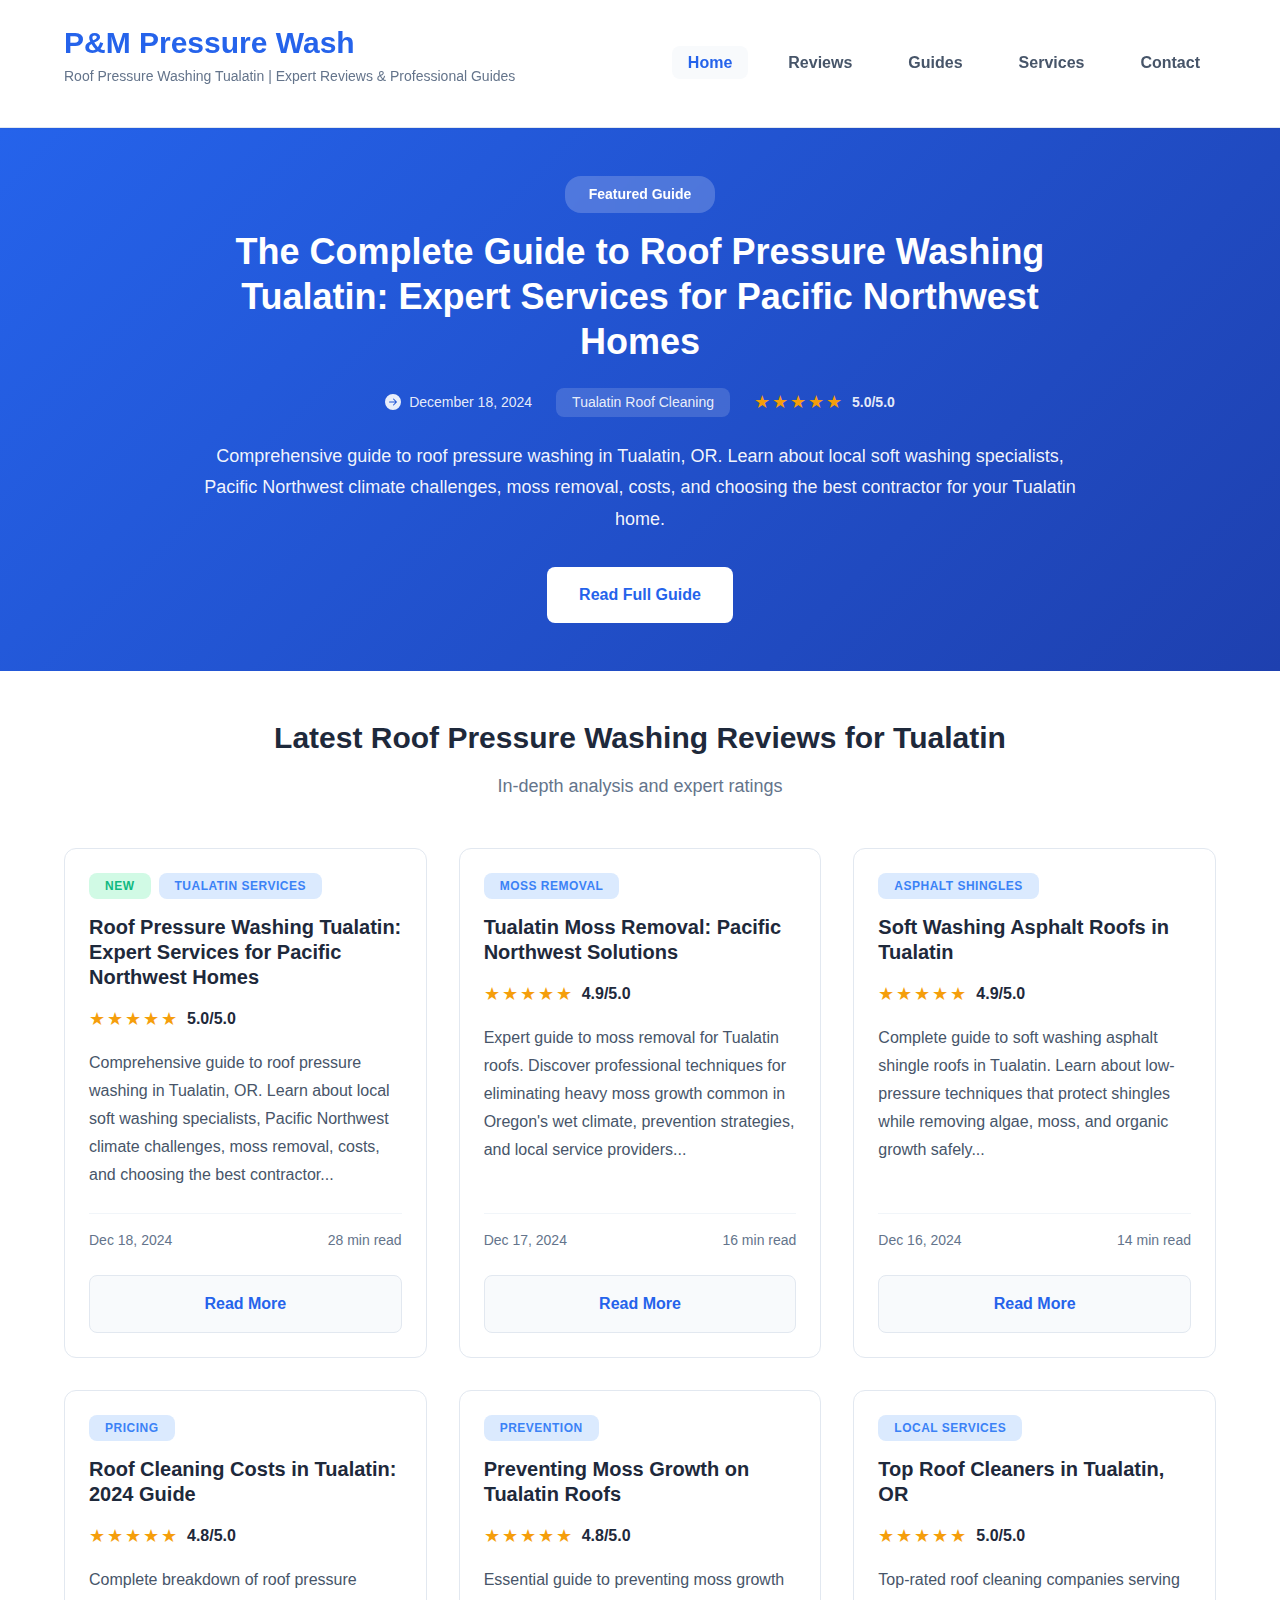
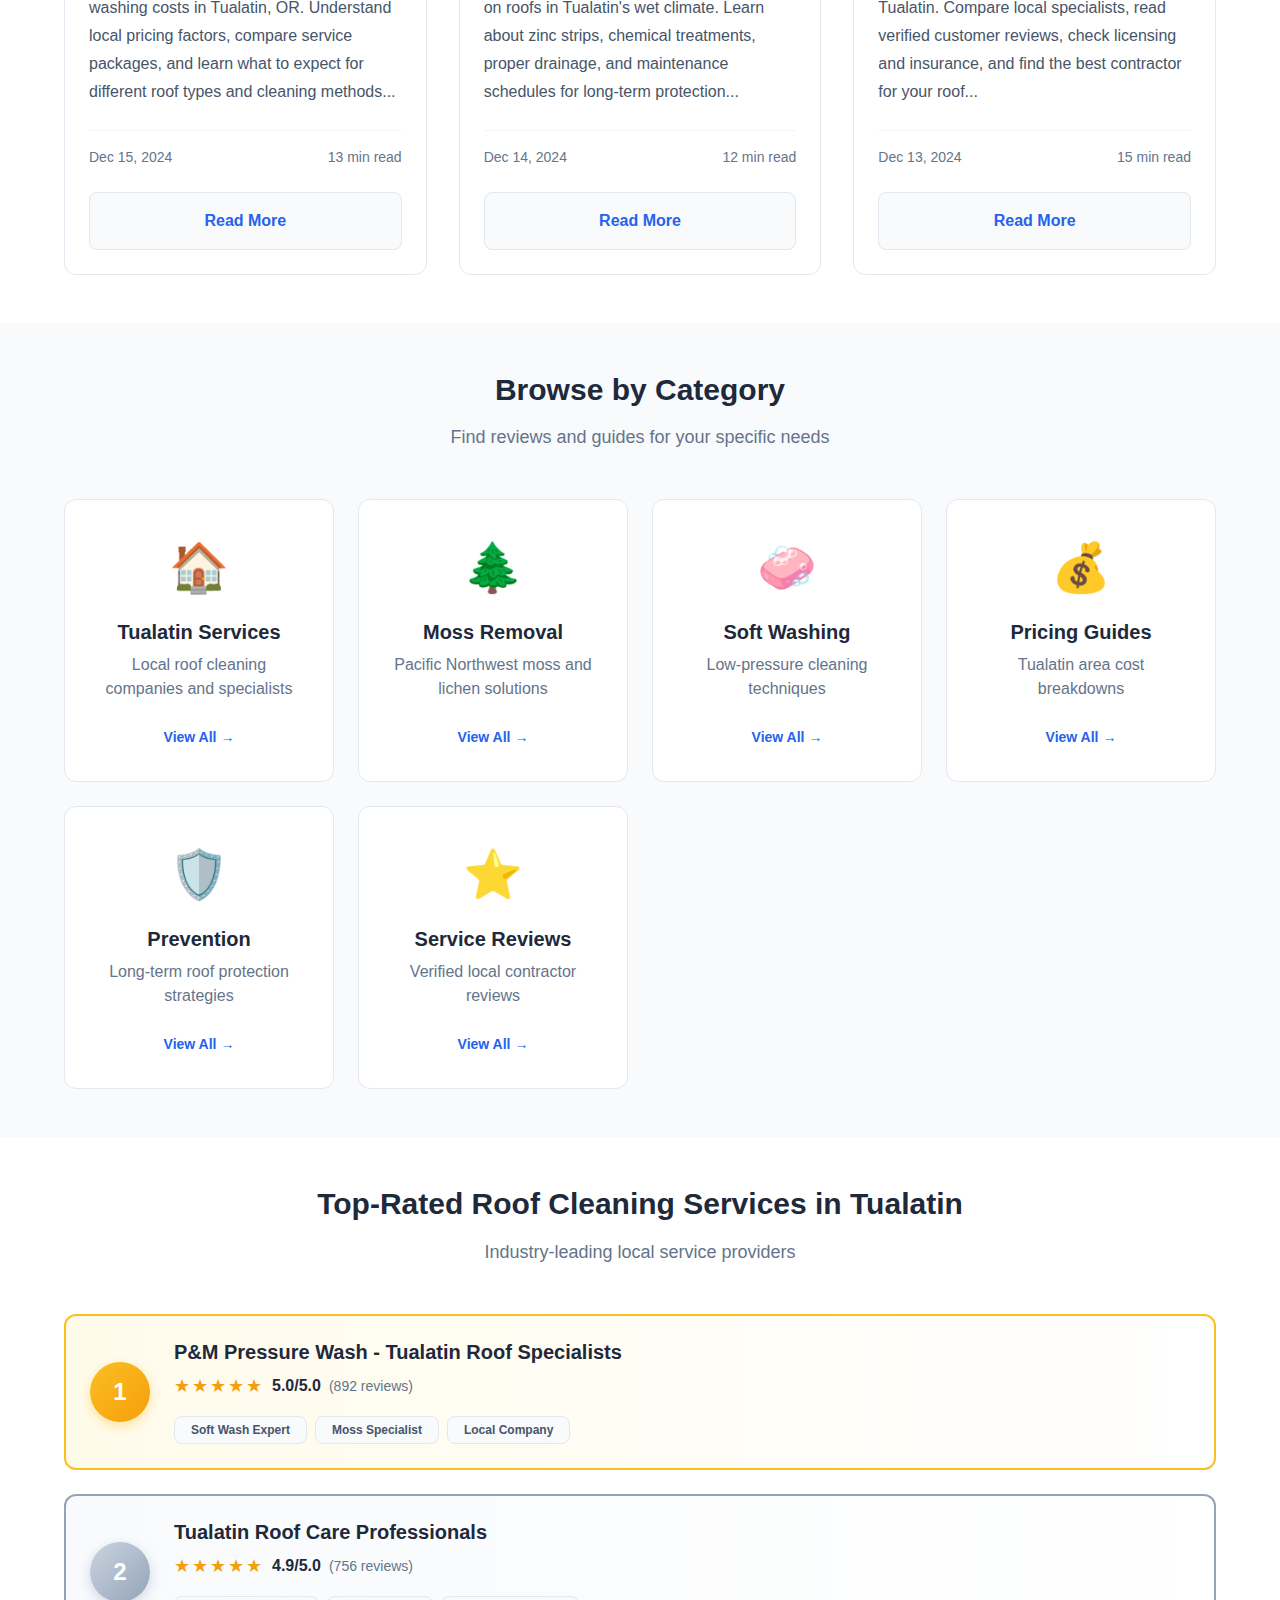
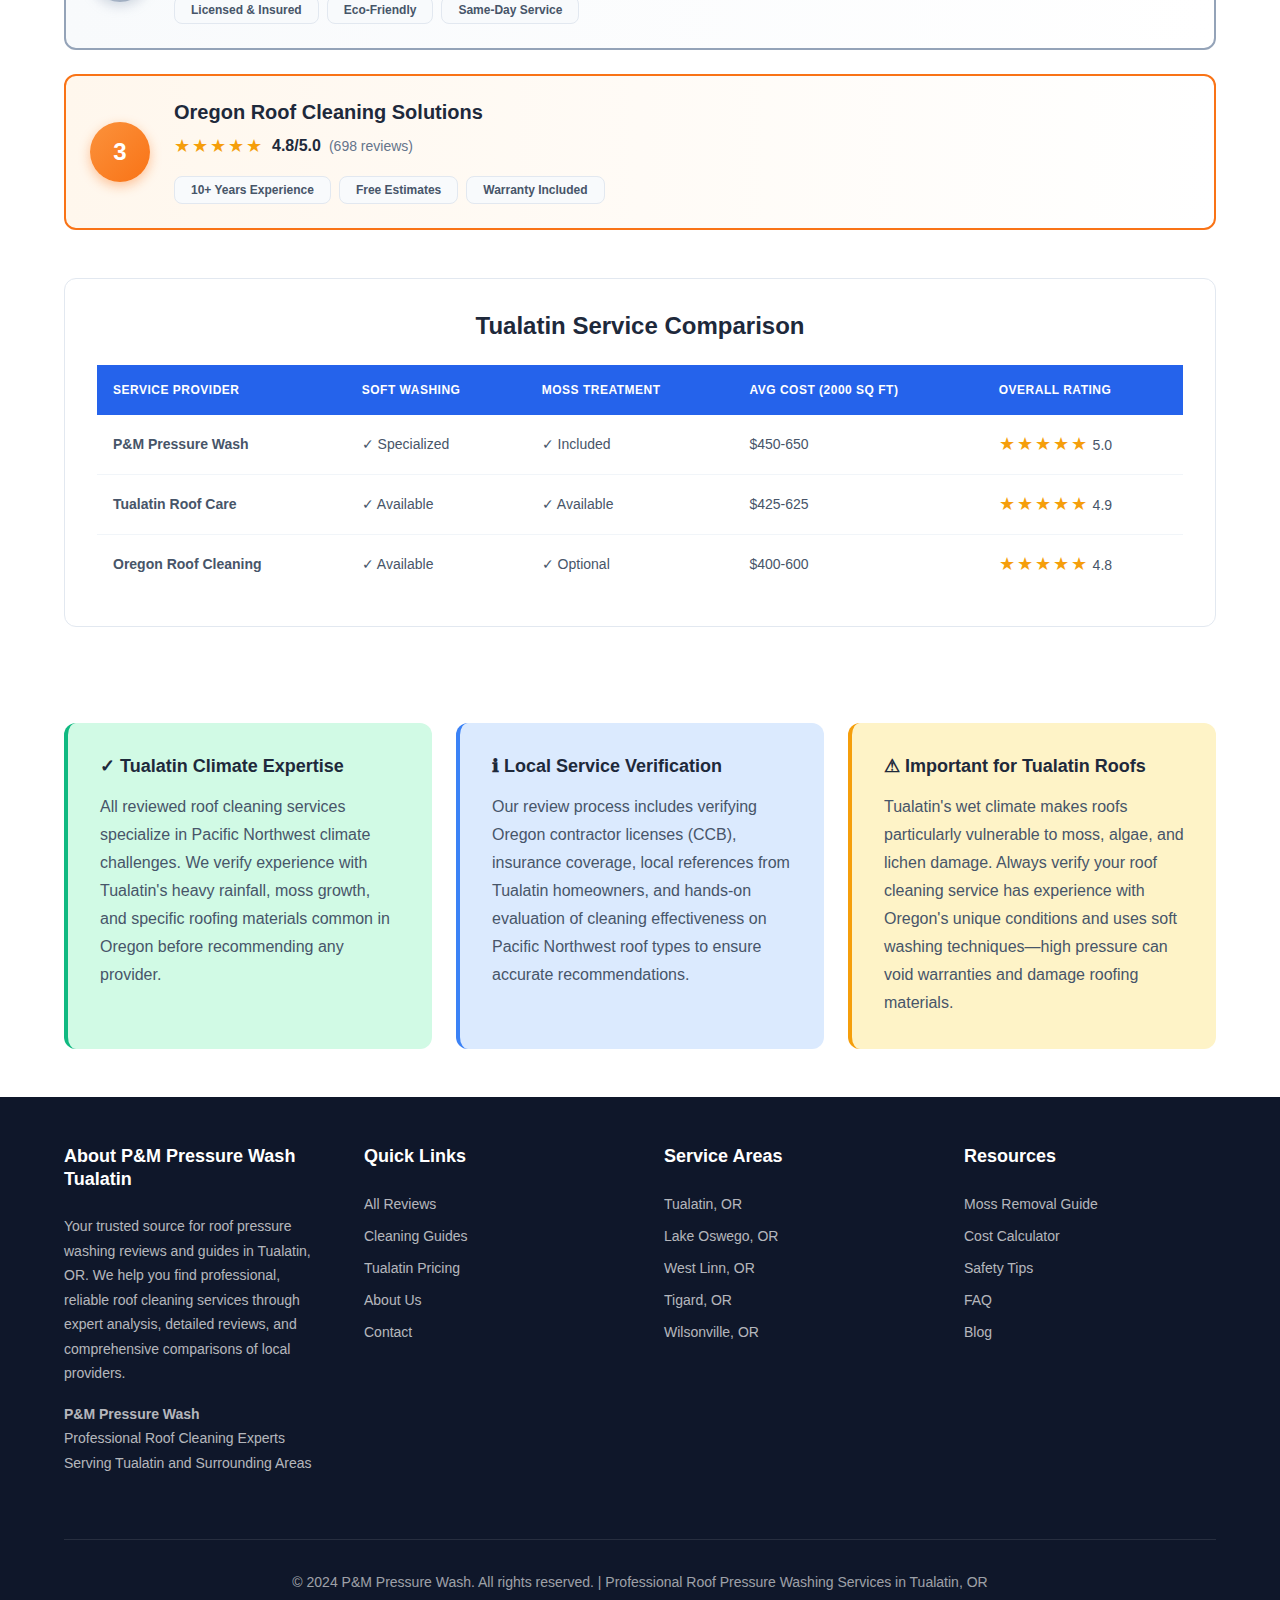
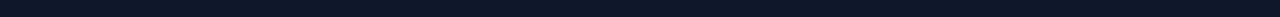
<file: index.html>
<!DOCTYPE html>
<html lang="en">
<head>
    <meta charset="UTF-8">
    <meta name="viewport" content="width=device-width, initial-scale=1.0">
    <meta name="description" content="Professional roof pressure washing reviews and guides for Tualatin, OR. Expert ratings, cleaning techniques, and recommendations for the best roof pressure washing services in Tualatin.">
    <title>P&M Pressure Wash | Roof Pressure Washing Tualatin Reviews & Guides</title>
    <link rel="stylesheet" href="styles.css">
</head>
<body>
    <!-- Header -->
    <header class="site-header">
        <div class="container">
            <div class="header-content">
                <div class="logo-section">
                    <h1 class="site-title">P&M Pressure Wash</h1>
                    <p class="site-tagline">Roof Pressure Washing Tualatin | Expert Reviews & Professional Guides</p>
                </div>
                <nav class="main-nav">
                    <ul>
                        <li><a href="#home" class="active">Home</a></li>
                        <li><a href="#reviews">Reviews</a></li>
                        <li><a href="#guides">Guides</a></li>
                        <li><a href="#services">Services</a></li>
                        <li><a href="#contact">Contact</a></li>
                    </ul>
                </nav>
            </div>
        </div>
    </header>

    <!-- Featured Article Section -->
    <section class="featured-section">
        <div class="container">
            <div class="featured-article">
                <div class="featured-badge">Featured Guide</div>
                <h2 class="featured-title">The Complete Guide to Roof Pressure Washing Tualatin: Expert Services for Pacific Northwest Homes</h2>
                <div class="article-meta">
                    <span class="meta-item">
                        <svg class="icon" width="16" height="16" viewBox="0 0 16 16" fill="currentColor">
                            <path d="M8 0a8 8 0 1 1 0 16A8 8 0 0 1 8 0zM4.5 7.5a.5.5 0 0 0 0 1h5.793l-2.147 2.146a.5.5 0 0 0 .708.708l3-3a.5.5 0 0 0 0-.708l-3-3a.5.5 0 1 0-.708.708L10.293 7.5H4.5z"/>
                        </svg>
                        December 18, 2024
                    </span>
                    <span class="meta-item category">Tualatin Roof Cleaning</span>
                    <span class="meta-item rating">
                        <span class="stars">★★★★★</span>
                        <span class="rating-text">5.0/5.0</span>
                    </span>
                </div>
                <p class="featured-excerpt">Comprehensive guide to roof pressure washing in Tualatin, OR. Learn about local soft washing specialists, Pacific Northwest climate challenges, moss removal, costs, and choosing the best contractor for your Tualatin home.</p>
                <a href="Roof-Pressure-Washing-Tualatin.html" class="btn btn-primary">Read Full Guide</a>
            </div>
        </div>
    </section>

    <!-- Latest Reviews Grid -->
    <section class="reviews-section" id="reviews">
        <div class="container">
            <div class="section-header">
                <h2 class="section-title">Latest Roof Pressure Washing Reviews for Tualatin</h2>
                <p class="section-subtitle">In-depth analysis and expert ratings</p>
            </div>

            <div class="reviews-grid">
                <!-- Review Card 1 -->
                <article class="review-card">
                    <div class="card-header">
                        <span class="badge badge-new">New</span>
                        <span class="badge badge-category">Tualatin Services</span>
                    </div>
                    <h3 class="card-title">Roof Pressure Washing Tualatin: Expert Services for Pacific Northwest Homes</h3>
                    <div class="card-rating">
                        <span class="stars">★★★★★</span>
                        <span class="rating-value">5.0/5.0</span>
                    </div>
                    <p class="card-excerpt">Comprehensive guide to roof pressure washing in Tualatin, OR. Learn about local soft washing specialists, Pacific Northwest climate challenges, moss removal, costs, and choosing the best contractor...</p>
                    <div class="card-meta">
                        <span class="meta-date">Dec 18, 2024</span>
                        <span class="meta-read-time">28 min read</span>
                    </div>
                    <a href="Roof-Pressure-Washing-Tualatin.html" class="btn btn-secondary">Read More</a>
                </article>

                <!-- Review Card 2 -->
                <article class="review-card">
                    <div class="card-header">
                        <span class="badge badge-category">Moss Removal</span>
                    </div>
                    <h3 class="card-title">Tualatin Moss Removal: Pacific Northwest Solutions</h3>
                    <div class="card-rating">
                        <span class="stars">★★★★★</span>
                        <span class="rating-value">4.9/5.0</span>
                    </div>
                    <p class="card-excerpt">Expert guide to moss removal for Tualatin roofs. Discover professional techniques for eliminating heavy moss growth common in Oregon's wet climate, prevention strategies, and local service providers...</p>
                    <div class="card-meta">
                        <span class="meta-date">Dec 17, 2024</span>
                        <span class="meta-read-time">16 min read</span>
                    </div>
                    <a href="#" class="btn btn-secondary">Read More</a>
                </article>

                <!-- Review Card 3 -->
                <article class="review-card">
                    <div class="card-header">
                        <span class="badge badge-category">Asphalt Shingles</span>
                    </div>
                    <h3 class="card-title">Soft Washing Asphalt Roofs in Tualatin</h3>
                    <div class="card-rating">
                        <span class="stars">★★★★★</span>
                        <span class="rating-value">4.9/5.0</span>
                    </div>
                    <p class="card-excerpt">Complete guide to soft washing asphalt shingle roofs in Tualatin. Learn about low-pressure techniques that protect shingles while removing algae, moss, and organic growth safely...</p>
                    <div class="card-meta">
                        <span class="meta-date">Dec 16, 2024</span>
                        <span class="meta-read-time">14 min read</span>
                    </div>
                    <a href="#" class="btn btn-secondary">Read More</a>
                </article>

                <!-- Review Card 4 -->
                <article class="review-card">
                    <div class="card-header">
                        <span class="badge badge-category">Pricing</span>
                    </div>
                    <h3 class="card-title">Roof Cleaning Costs in Tualatin: 2024 Guide</h3>
                    <div class="card-rating">
                        <span class="stars">★★★★★</span>
                        <span class="rating-value">4.8/5.0</span>
                    </div>
                    <p class="card-excerpt">Complete breakdown of roof pressure washing costs in Tualatin, OR. Understand local pricing factors, compare service packages, and learn what to expect for different roof types and cleaning methods...</p>
                    <div class="card-meta">
                        <span class="meta-date">Dec 15, 2024</span>
                        <span class="meta-read-time">13 min read</span>
                    </div>
                    <a href="#" class="btn btn-secondary">Read More</a>
                </article>

                <!-- Review Card 5 -->
                <article class="review-card">
                    <div class="card-header">
                        <span class="badge badge-category">Prevention</span>
                    </div>
                    <h3 class="card-title">Preventing Moss Growth on Tualatin Roofs</h3>
                    <div class="card-rating">
                        <span class="stars">★★★★★</span>
                        <span class="rating-value">4.8/5.0</span>
                    </div>
                    <p class="card-excerpt">Essential guide to preventing moss growth on roofs in Tualatin's wet climate. Learn about zinc strips, chemical treatments, proper drainage, and maintenance schedules for long-term protection...</p>
                    <div class="card-meta">
                        <span class="meta-date">Dec 14, 2024</span>
                        <span class="meta-read-time">12 min read</span>
                    </div>
                    <a href="#" class="btn btn-secondary">Read More</a>
                </article>

                <!-- Review Card 6 -->
                <article class="review-card">
                    <div class="card-header">
                        <span class="badge badge-category">Local Services</span>
                    </div>
                    <h3 class="card-title">Top Roof Cleaners in Tualatin, OR</h3>
                    <div class="card-rating">
                        <span class="stars">★★★★★</span>
                        <span class="rating-value">5.0/5.0</span>
                    </div>
                    <p class="card-excerpt">Top-rated roof cleaning companies serving Tualatin. Compare local specialists, read verified customer reviews, check licensing and insurance, and find the best contractor for your roof...</p>
                    <div class="card-meta">
                        <span class="meta-date">Dec 13, 2024</span>
                        <span class="meta-read-time">15 min read</span>
                    </div>
                    <a href="#" class="btn btn-secondary">Read More</a>
                </article>
            </div>
        </div>
    </section>

    <!-- Categories Section -->
    <section class="categories-section">
        <div class="container">
            <div class="section-header">
                <h2 class="section-title">Browse by Category</h2>
                <p class="section-subtitle">Find reviews and guides for your specific needs</p>
            </div>

            <div class="categories-grid">
                <div class="category-card">
                    <div class="category-icon">🏠</div>
                    <h3 class="category-title">Tualatin Services</h3>
                    <p class="category-description">Local roof cleaning companies and specialists</p>
                    <a href="#" class="category-link">View All →</a>
                </div>

                <div class="category-card">
                    <div class="category-icon">🌲</div>
                    <h3 class="category-title">Moss Removal</h3>
                    <p class="category-description">Pacific Northwest moss and lichen solutions</p>
                    <a href="#" class="category-link">View All →</a>
                </div>

                <div class="category-card">
                    <div class="category-icon">🧼</div>
                    <h3 class="category-title">Soft Washing</h3>
                    <p class="category-description">Low-pressure cleaning techniques</p>
                    <a href="#" class="category-link">View All →</a>
                </div>

                <div class="category-card">
                    <div class="category-icon">💰</div>
                    <h3 class="category-title">Pricing Guides</h3>
                    <p class="category-description">Tualatin area cost breakdowns</p>
                    <a href="#" class="category-link">View All →</a>
                </div>

                <div class="category-card">
                    <div class="category-icon">🛡️</div>
                    <h3 class="category-title">Prevention</h3>
                    <p class="category-description">Long-term roof protection strategies</p>
                    <a href="#" class="category-link">View All →</a>
                </div>

                <div class="category-card">
                    <div class="category-icon">⭐</div>
                    <h3 class="category-title">Service Reviews</h3>
                    <p class="category-description">Verified local contractor reviews</p>
                    <a href="#" class="category-link">View All →</a>
                </div>
            </div>
        </div>
    </section>

    <!-- Top-Rated Services Section -->
    <section class="top-rated-section">
        <div class="container">
            <div class="section-header">
                <h2 class="section-title">Top-Rated Roof Cleaning Services in Tualatin</h2>
                <p class="section-subtitle">Industry-leading local service providers</p>
            </div>

            <div class="top-rated-grid">
                <!-- Rank 1 -->
                <div class="rank-card rank-1">
                    <div class="rank-badge gold">
                        <span class="rank-number">1</span>
                    </div>
                    <div class="rank-content">
                        <h3 class="rank-title">P&M Pressure Wash - Tualatin Roof Specialists</h3>
                        <div class="rank-rating">
                            <span class="stars">★★★★★</span>
                            <span class="rating-value">5.0/5.0</span>
                            <span class="review-count">(892 reviews)</span>
                        </div>
                        <div class="rank-features">
                            <span class="feature-tag">Soft Wash Expert</span>
                            <span class="feature-tag">Moss Specialist</span>
                            <span class="feature-tag">Local Company</span>
                        </div>
                    </div>
                </div>

                <!-- Rank 2 -->
                <div class="rank-card rank-2">
                    <div class="rank-badge silver">
                        <span class="rank-number">2</span>
                    </div>
                    <div class="rank-content">
                        <h3 class="rank-title">Tualatin Roof Care Professionals</h3>
                        <div class="rank-rating">
                            <span class="stars">★★★★★</span>
                            <span class="rating-value">4.9/5.0</span>
                            <span class="review-count">(756 reviews)</span>
                        </div>
                        <div class="rank-features">
                            <span class="feature-tag">Licensed & Insured</span>
                            <span class="feature-tag">Eco-Friendly</span>
                            <span class="feature-tag">Same-Day Service</span>
                        </div>
                    </div>
                </div>

                <!-- Rank 3 -->
                <div class="rank-card rank-3">
                    <div class="rank-badge bronze">
                        <span class="rank-number">3</span>
                    </div>
                    <div class="rank-content">
                        <h3 class="rank-title">Oregon Roof Cleaning Solutions</h3>
                        <div class="rank-rating">
                            <span class="stars">★★★★★</span>
                            <span class="rating-value">4.8/5.0</span>
                            <span class="review-count">(698 reviews)</span>
                        </div>
                        <div class="rank-features">
                            <span class="feature-tag">10+ Years Experience</span>
                            <span class="feature-tag">Free Estimates</span>
                            <span class="feature-tag">Warranty Included</span>
                        </div>
                    </div>
                </div>
            </div>

            <!-- Comparison Table -->
            <div class="comparison-table-wrapper">
                <h3 class="table-title">Tualatin Service Comparison</h3>
                <table class="comparison-table">
                    <thead>
                        <tr>
                            <th>Service Provider</th>
                            <th>Soft Washing</th>
                            <th>Moss Treatment</th>
                            <th>Avg Cost (2000 sq ft)</th>
                            <th>Overall Rating</th>
                        </tr>
                    </thead>
                    <tbody>
                        <tr>
                            <td><strong>P&M Pressure Wash</strong></td>
                            <td>✓ Specialized</td>
                            <td>✓ Included</td>
                            <td>$450-650</td>
                            <td><span class="stars">★★★★★</span> 5.0</td>
                        </tr>
                        <tr>
                            <td><strong>Tualatin Roof Care</strong></td>
                            <td>✓ Available</td>
                            <td>✓ Available</td>
                            <td>$425-625</td>
                            <td><span class="stars">★★★★★</span> 4.9</td>
                        </tr>
                        <tr>
                            <td><strong>Oregon Roof Cleaning</strong></td>
                            <td>✓ Available</td>
                            <td>✓ Optional</td>
                            <td>$400-600</td>
                            <td><span class="stars">★★★★★</span> 4.8</td>
                        </tr>
                    </tbody>
                </table>
            </div>
        </div>
    </section>

    <!-- Info Boxes Section -->
    <section class="info-section">
        <div class="container">
            <div class="info-boxes">
                <div class="info-box info-box-success">
                    <h4 class="info-title">✓ Tualatin Climate Expertise</h4>
                    <p>All reviewed roof cleaning services specialize in Pacific Northwest climate challenges. We verify experience with Tualatin's heavy rainfall, moss growth, and specific roofing materials common in Oregon before recommending any provider.</p>
                </div>

                <div class="info-box info-box-info">
                    <h4 class="info-title">ℹ Local Service Verification</h4>
                    <p>Our review process includes verifying Oregon contractor licenses (CCB), insurance coverage, local references from Tualatin homeowners, and hands-on evaluation of cleaning effectiveness on Pacific Northwest roof types to ensure accurate recommendations.</p>
                </div>

                <div class="info-box info-box-warning">
                    <h4 class="info-title">⚠ Important for Tualatin Roofs</h4>
                    <p>Tualatin's wet climate makes roofs particularly vulnerable to moss, algae, and lichen damage. Always verify your roof cleaning service has experience with Oregon's unique conditions and uses soft washing techniques—high pressure can void warranties and damage roofing materials.</p>
                </div>
            </div>
        </div>
    </section>

    <!-- Footer -->
    <footer class="site-footer">
        <div class="container">
            <div class="footer-content">
                <div class="footer-section">
                    <h4 class="footer-title">About P&M Pressure Wash Tualatin</h4>
                    <p class="footer-text">Your trusted source for roof pressure washing reviews and guides in Tualatin, OR. We help you find professional, reliable roof cleaning services through expert analysis, detailed reviews, and comprehensive comparisons of local providers.</p>
                    <p class="footer-text" style="margin-top: 1rem;"><strong>P&M Pressure Wash</strong><br>
                    Professional Roof Cleaning Experts<br>
                    Serving Tualatin and Surrounding Areas</p>
                </div>

                <div class="footer-section">
                    <h4 class="footer-title">Quick Links</h4>
                    <ul class="footer-links">
                        <li><a href="#">All Reviews</a></li>
                        <li><a href="#">Cleaning Guides</a></li>
                        <li><a href="#">Tualatin Pricing</a></li>
                        <li><a href="#">About Us</a></li>
                        <li><a href="#">Contact</a></li>
                    </ul>
                </div>

                <div class="footer-section">
                    <h4 class="footer-title">Service Areas</h4>
                    <ul class="footer-links">
                        <li><a href="#">Tualatin, OR</a></li>
                        <li><a href="#">Lake Oswego, OR</a></li>
                        <li><a href="#">West Linn, OR</a></li>
                        <li><a href="#">Tigard, OR</a></li>
                        <li><a href="#">Wilsonville, OR</a></li>
                    </ul>
                </div>

                <div class="footer-section">
                    <h4 class="footer-title">Resources</h4>
                    <ul class="footer-links">
                        <li><a href="#">Moss Removal Guide</a></li>
                        <li><a href="#">Cost Calculator</a></li>
                        <li><a href="#">Safety Tips</a></li>
                        <li><a href="#">FAQ</a></li>
                        <li><a href="#">Blog</a></li>
                    </ul>
                </div>
            </div>

            <div class="footer-bottom">
                <p>&copy; 2024 P&M Pressure Wash. All rights reserved. | Professional Roof Pressure Washing Services in Tualatin, OR</p>
            </div>
        </div>
    </footer>
</body>
</html>
</file>
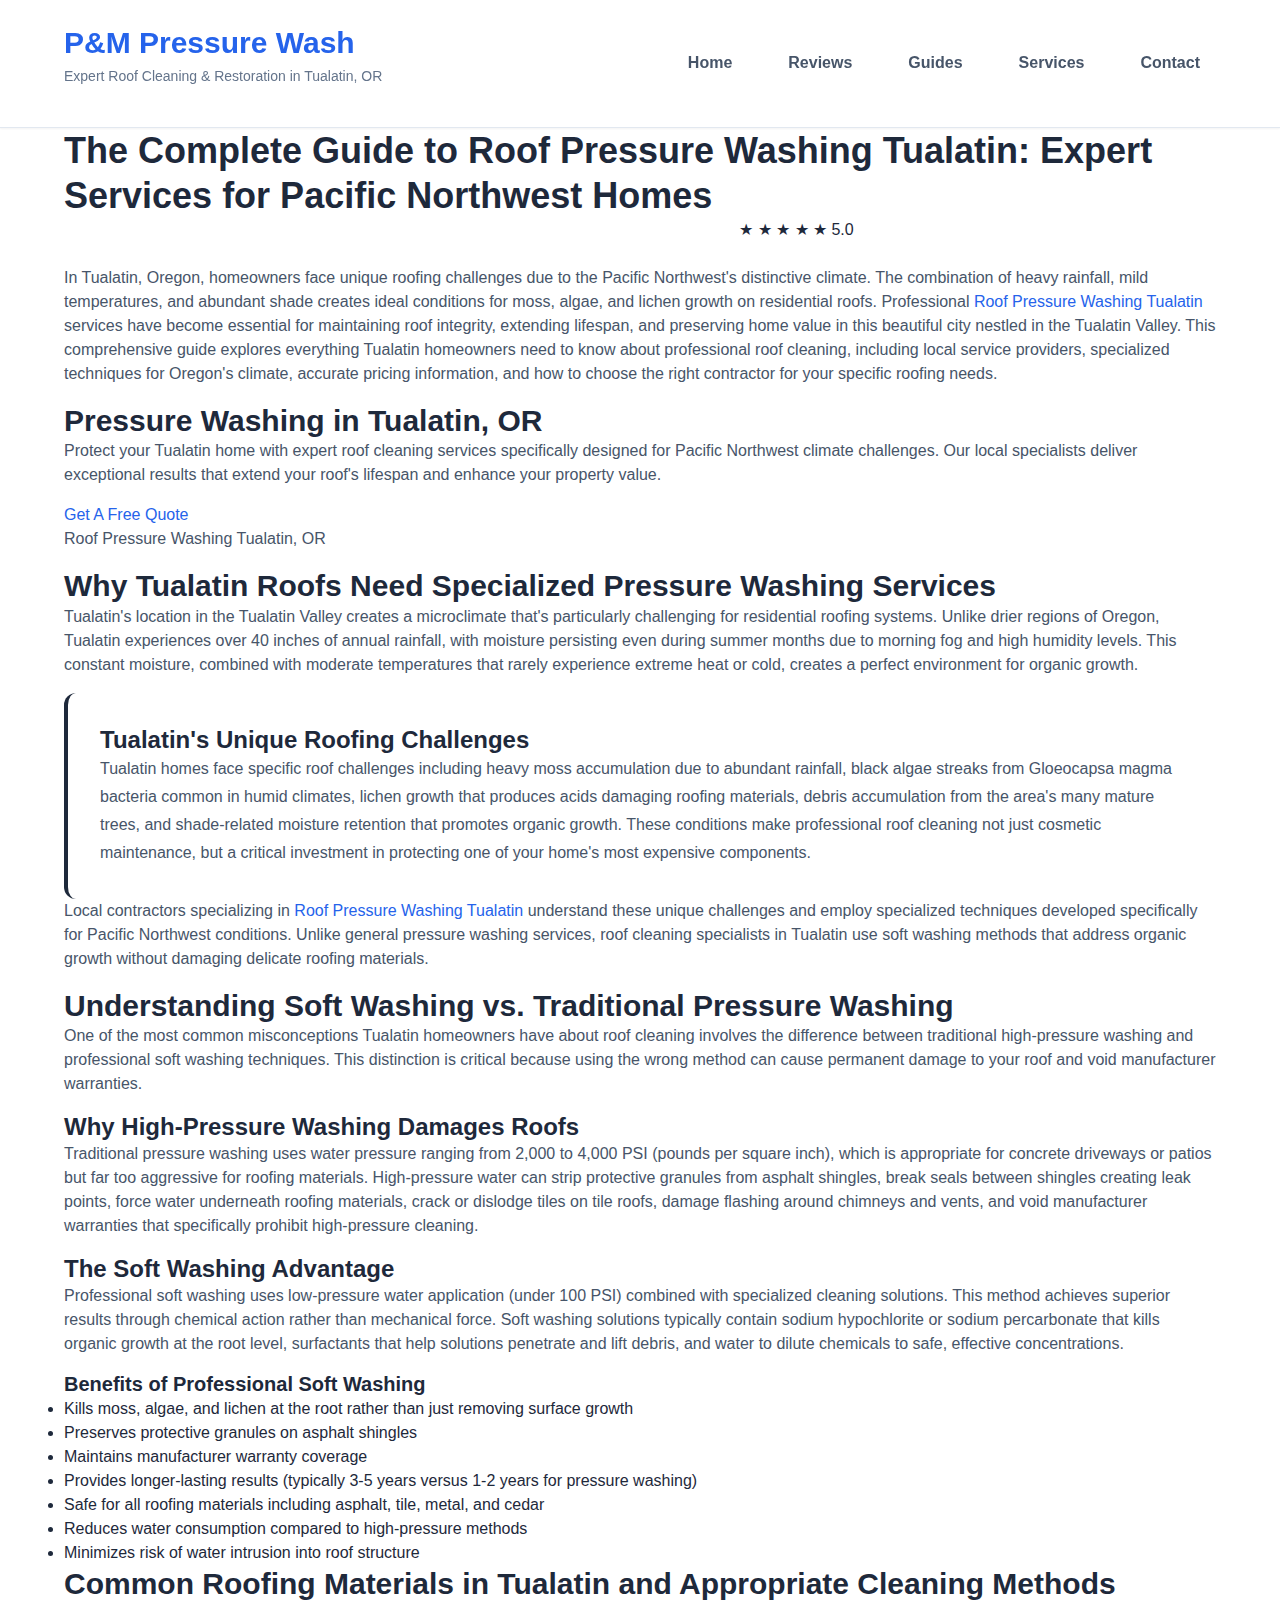
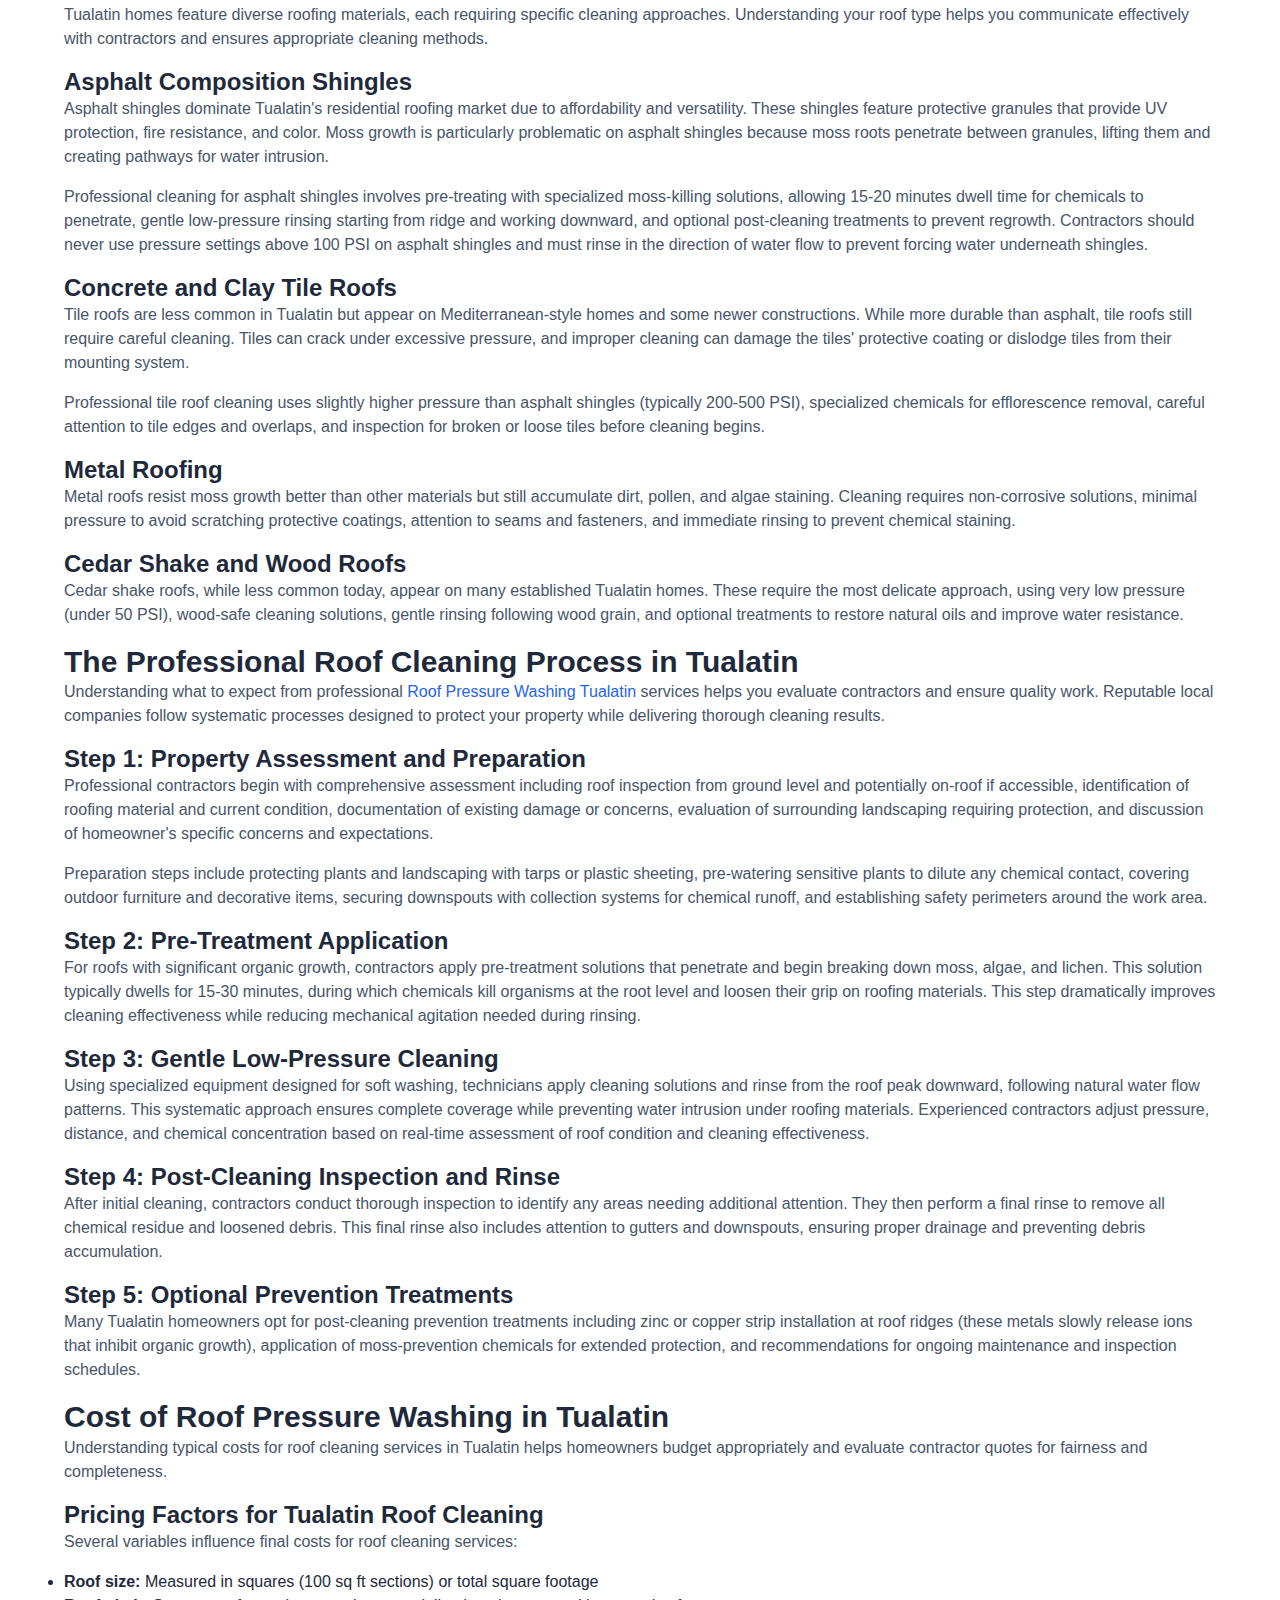
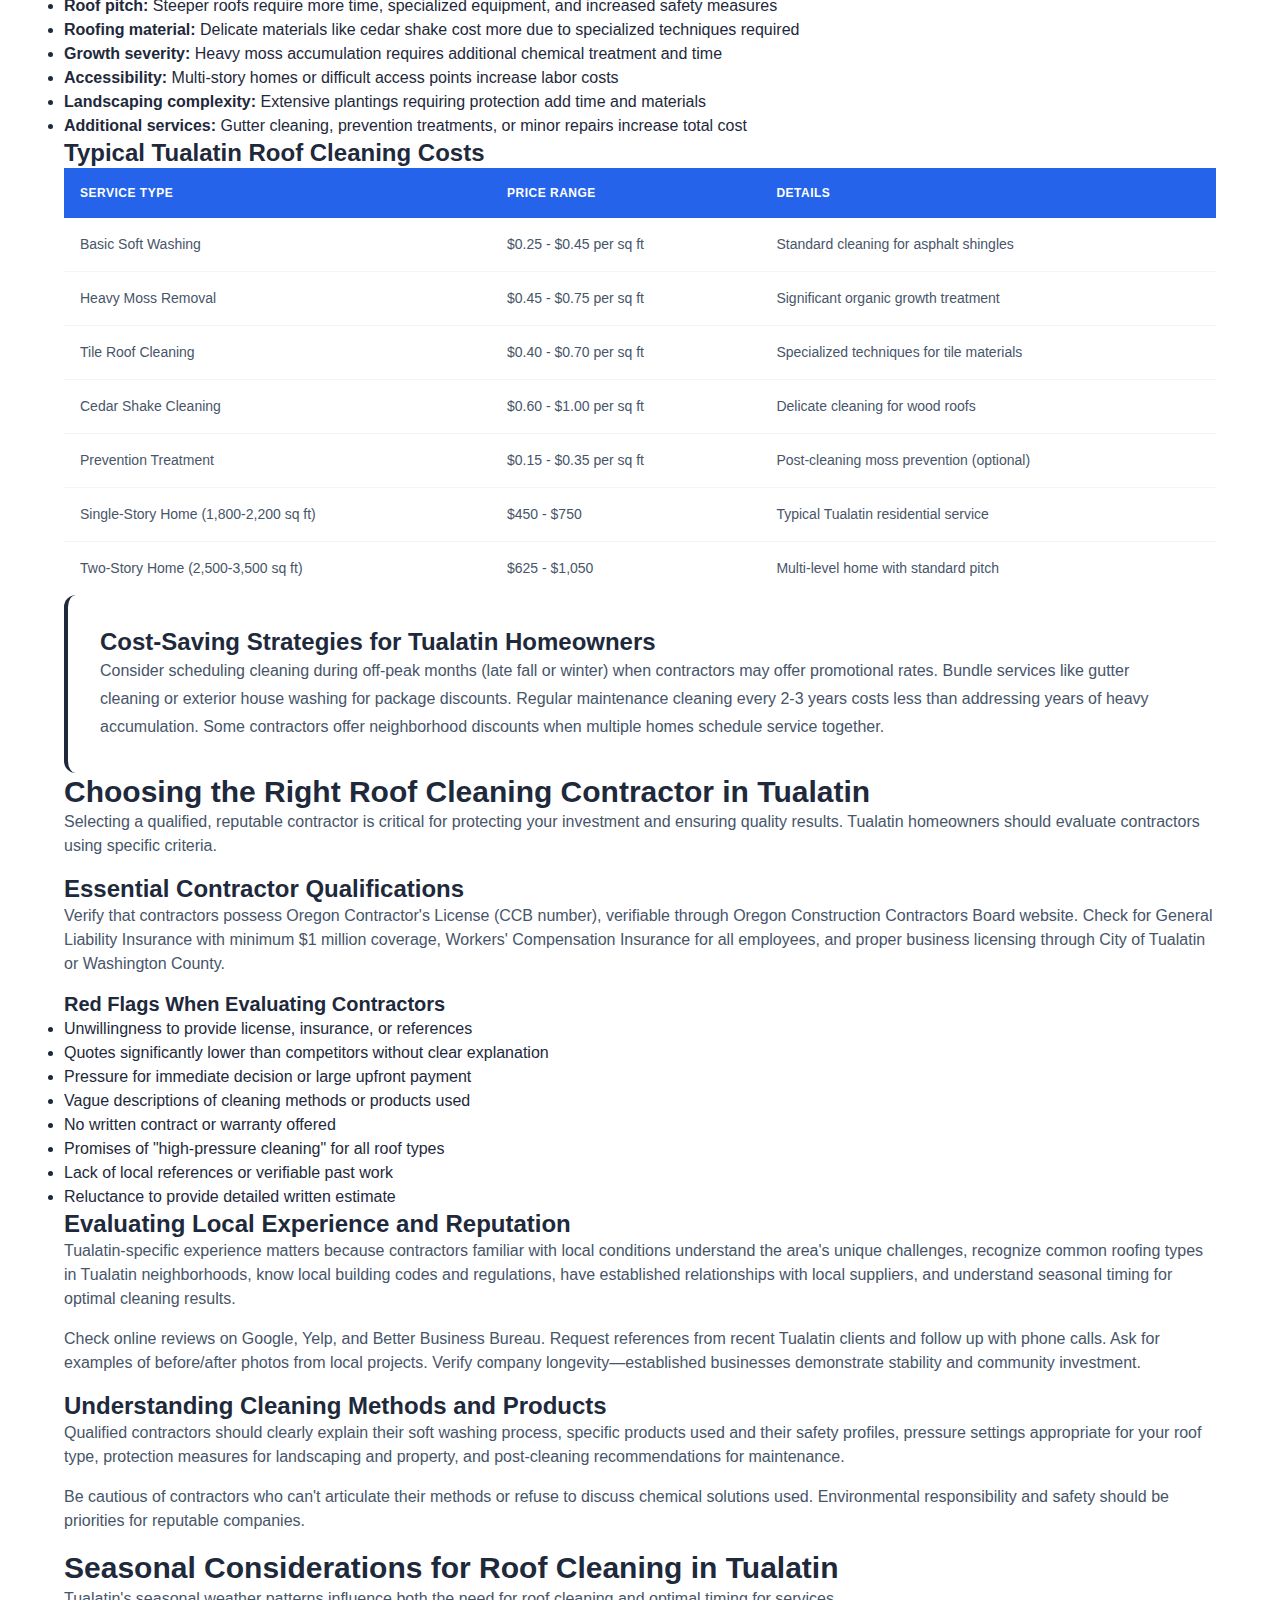
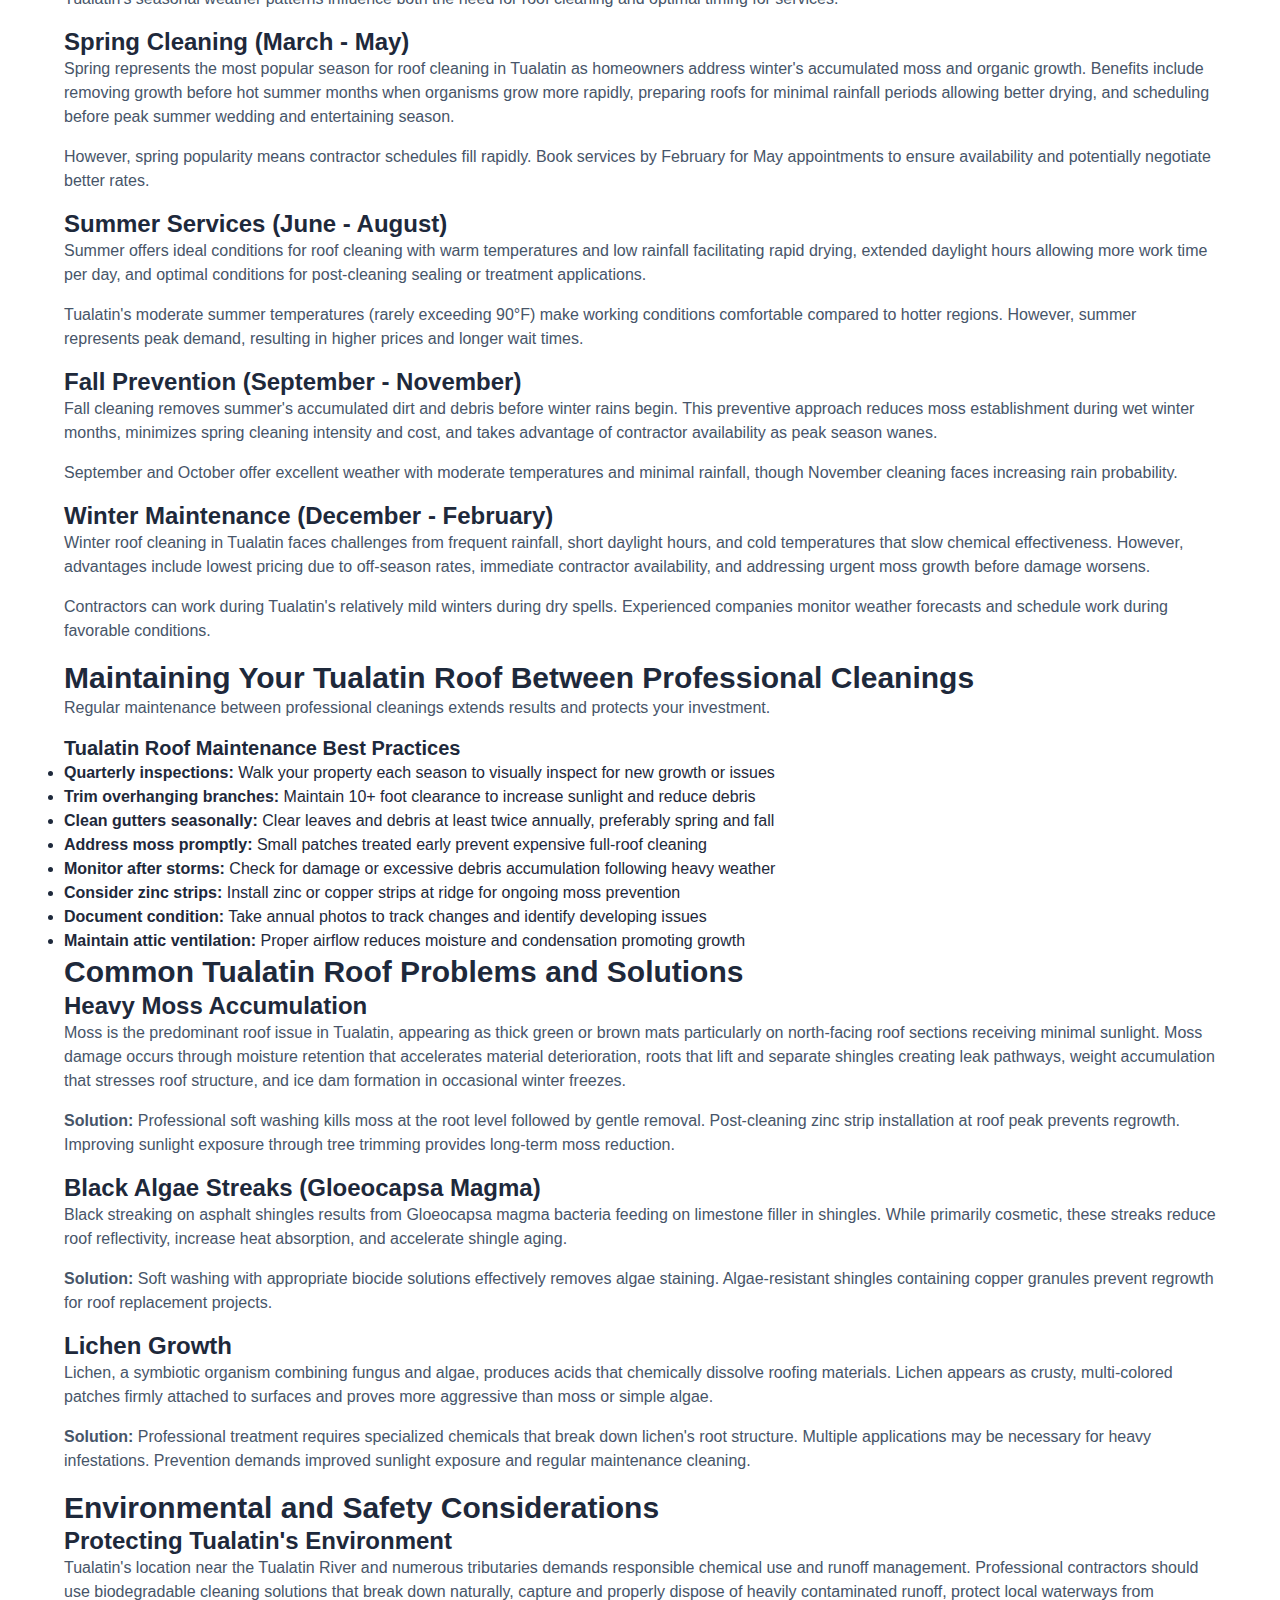
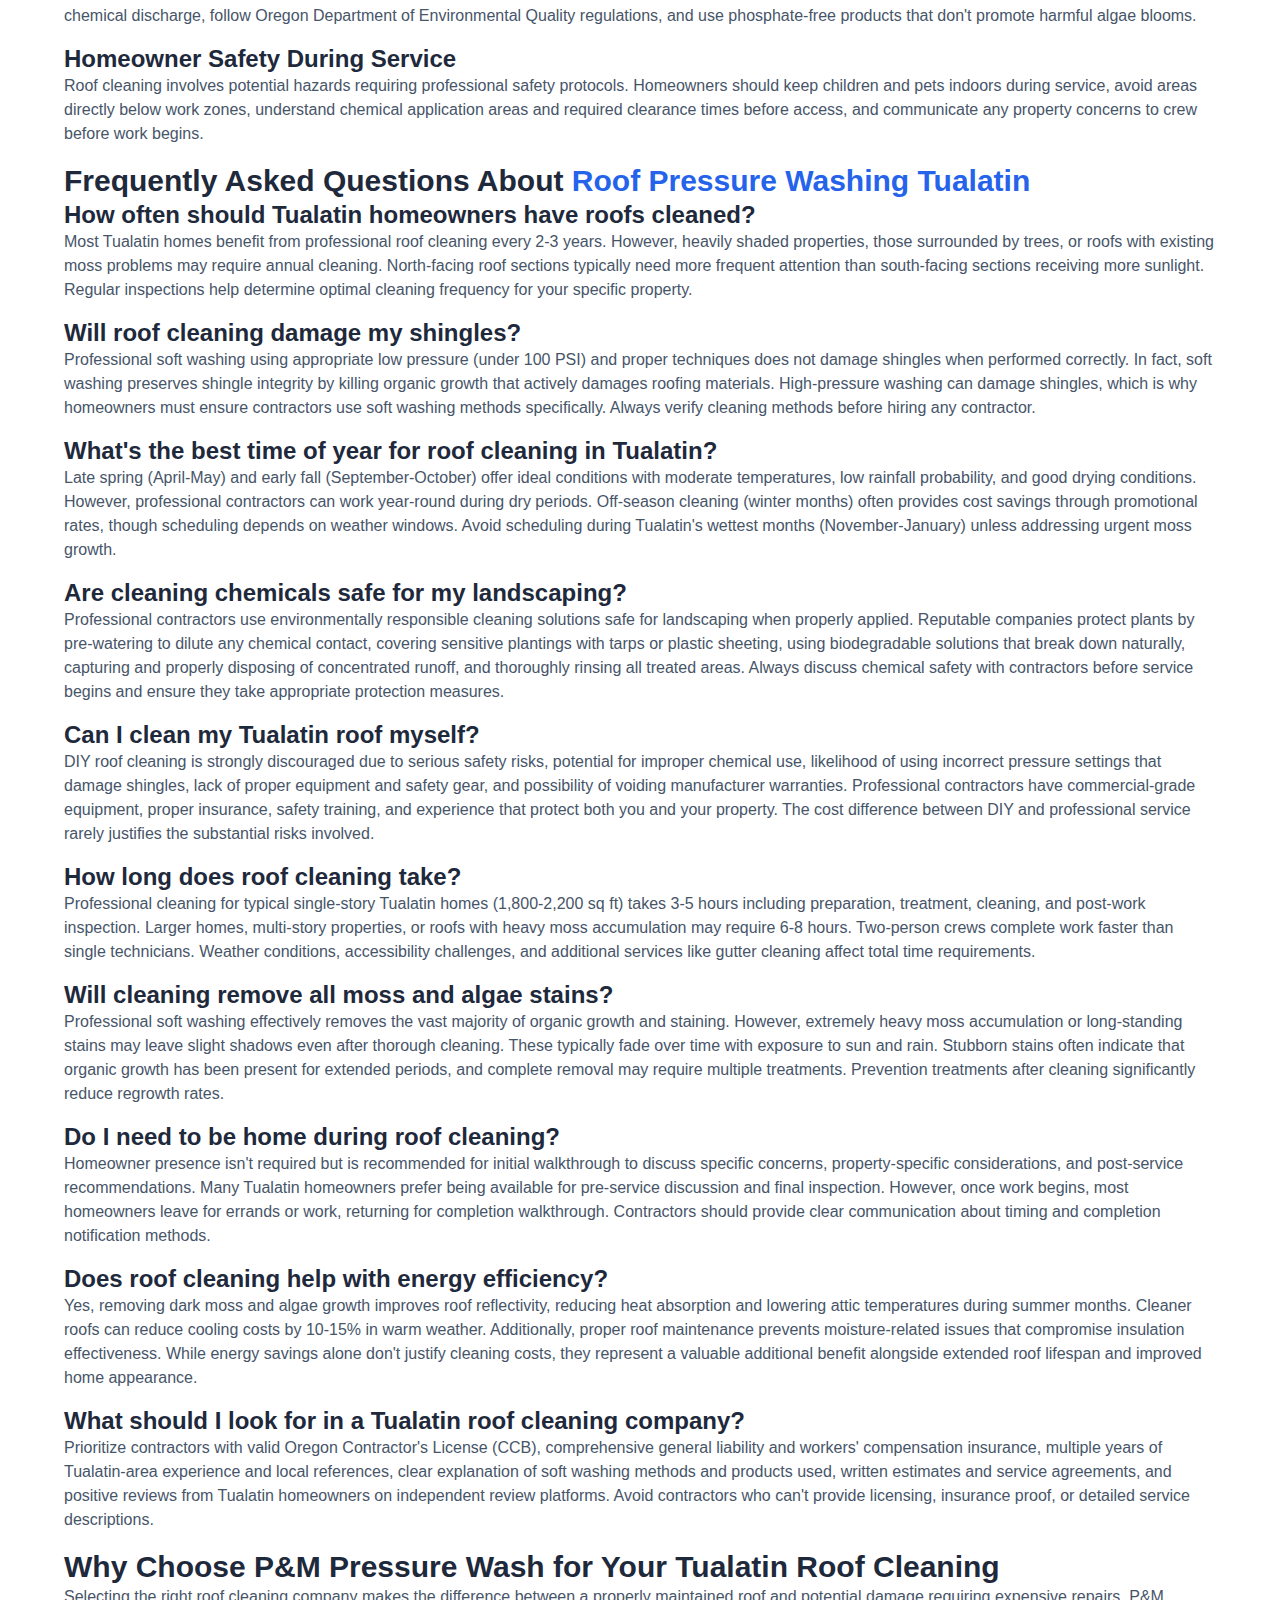
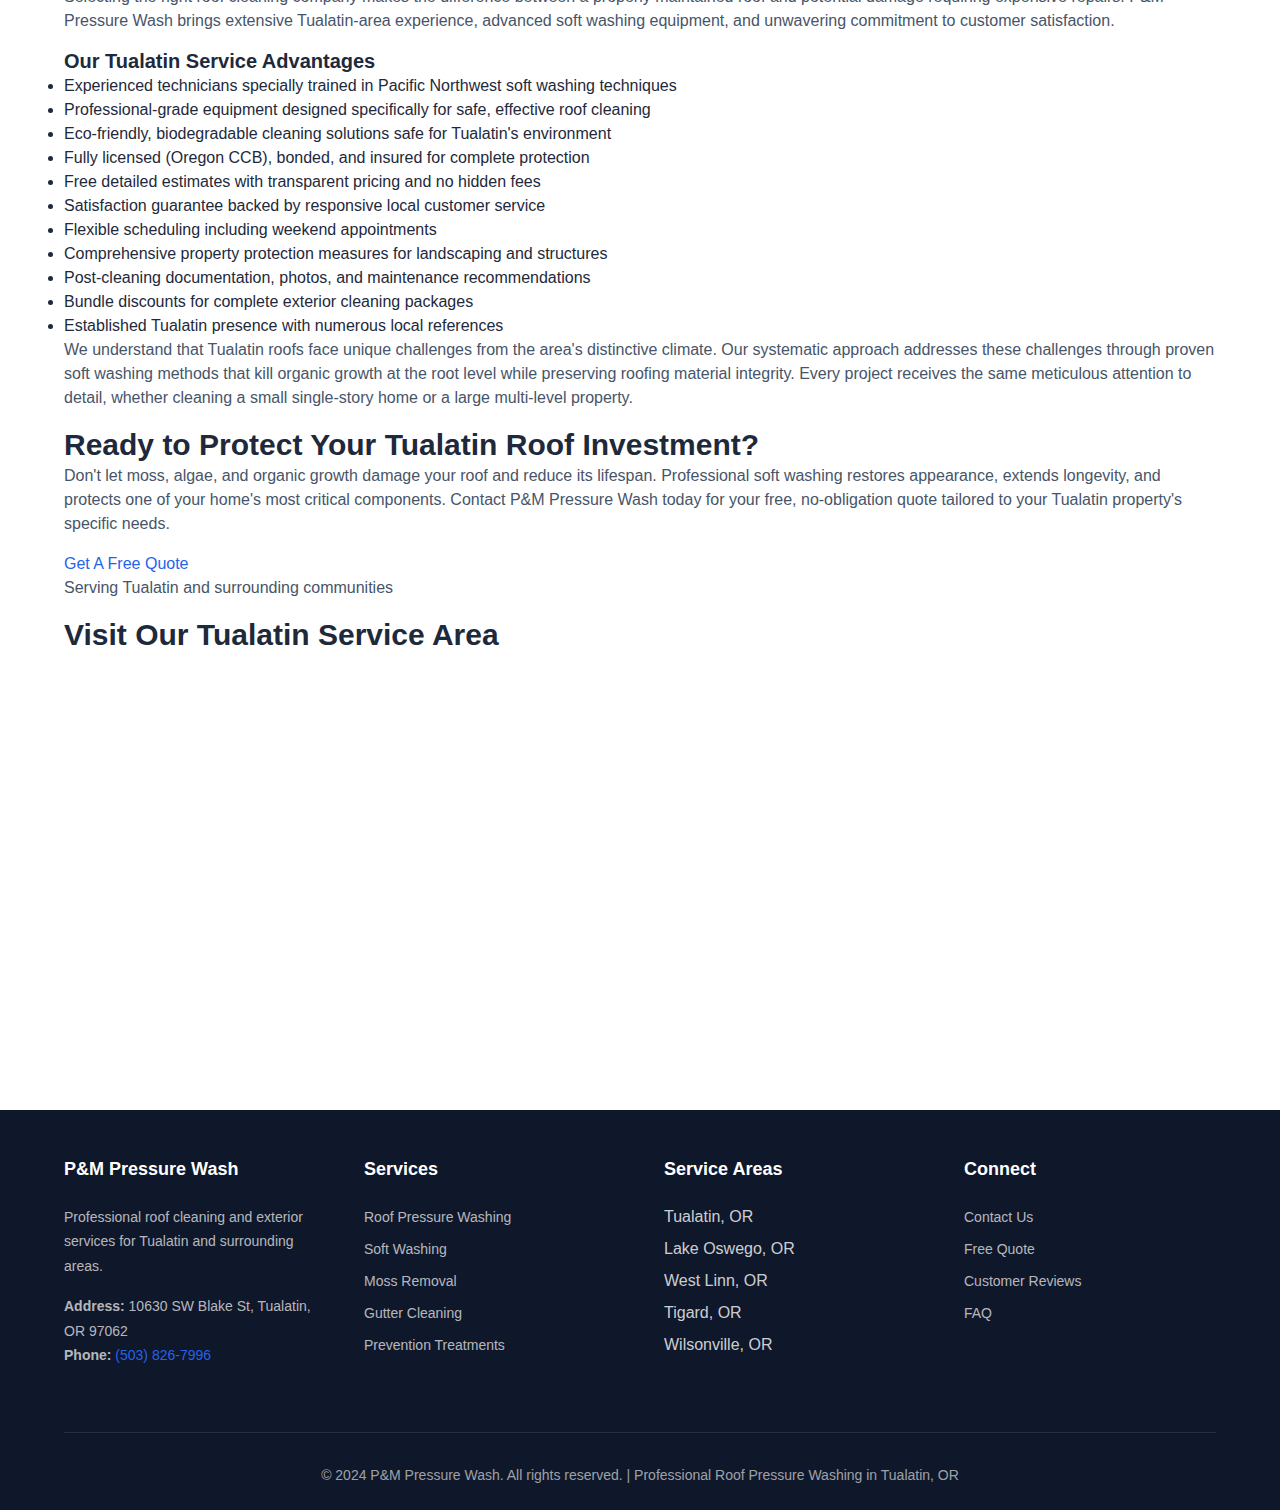
<file: Roof-Pressure-Washing-Tualatin.html>
<!DOCTYPE html>
<html lang="en">
<head>
    <meta charset="UTF-8">
    <meta name="viewport" content="width=device-width, initial-scale=1.0">
    <meta name="description" content="Complete guide to roof pressure washing in Tualatin, OR. Learn about professional soft washing services, local moss removal specialists, costs, and how to choose the best contractor for your Tualatin roof.">
    <title>Roof Pressure Washing Tualatin - P&M Pressure Wash Complete Guide</title>
    <link rel="stylesheet" href="styles.css">
</head>
<body>
    <!-- Header -->
    <header class="site-header">
        <div class="container">
            <div class="header-content">
                <div class="logo-section">
                    <h1 class="site-title">P&M Pressure Wash</h1>
                    <p class="site-tagline">Expert Roof Cleaning & Restoration in Tualatin, OR</p>
                </div>
                <nav class="main-nav">
                    <ul>
                        <li><a href="index.html">Home</a></li>
                        <li><a href="index.html#reviews">Reviews</a></li>
                        <li><a href="index.html#guides">Guides</a></li>
                        <li><a href="index.html#services">Services</a></li>
                        <li><a href="index.html#contact">Contact</a></li>
                    </ul>
                </nav>
            </div>
        </div>
    </header>

    <main class="container">
        <article class="article-page">
            <div class="article-hero">
                <h1>The Complete Guide to Roof Pressure Washing Tualatin: Expert Services for Pacific Northwest Homes</h1>
                <div class="article-meta">
                    <span class="meta-item">December 18, 2024</span>
                    <span class="meta-item">Tualatin Roof Cleaning</span>
                    <div class="rating">
                        <span class="star">★</span>
                        <span class="star">★</span>
                        <span class="star">★</span>
                        <span class="star">★</span>
                        <span class="star">★</span>
                        <span class="rating-number">5.0</span>
                    </div>
                </div>
            </div>

            <div class="article-content">
                <p class="intro-text">In Tualatin, Oregon, homeowners face unique roofing challenges due to the Pacific Northwest's distinctive climate. The combination of heavy rainfall, mild temperatures, and abundant shade creates ideal conditions for moss, algae, and lichen growth on residential roofs. Professional <a href="https://pandmpressurewash.com/">Roof Pressure Washing Tualatin</a> services have become essential for maintaining roof integrity, extending lifespan, and preserving home value in this beautiful city nestled in the Tualatin Valley. This comprehensive guide explores everything Tualatin homeowners need to know about professional roof cleaning, including local service providers, specialized techniques for Oregon's climate, accurate pricing information, and how to choose the right contractor for your specific roofing needs.</p>

                <div class="cta-section">
                    <h2>Pressure Washing in Tualatin, OR</h2>
                    <p>Protect your Tualatin home with expert roof cleaning services specifically designed for Pacific Northwest climate challenges. Our local specialists deliver exceptional results that extend your roof's lifespan and enhance your property value.</p>
                    <a href="https://pandmpressurewash.com/" class="cta-button">Get A Free Quote</a>
                    <p class="cta-location">Roof Pressure Washing Tualatin, OR</p>
                </div>

                <h2>Why Tualatin Roofs Need Specialized Pressure Washing Services</h2>

                <p>Tualatin's location in the Tualatin Valley creates a microclimate that's particularly challenging for residential roofing systems. Unlike drier regions of Oregon, Tualatin experiences over 40 inches of annual rainfall, with moisture persisting even during summer months due to morning fog and high humidity levels. This constant moisture, combined with moderate temperatures that rarely experience extreme heat or cold, creates a perfect environment for organic growth.</p>

                <div class="info-box">
                    <h3>Tualatin's Unique Roofing Challenges</h3>
                    <p>Tualatin homes face specific roof challenges including heavy moss accumulation due to abundant rainfall, black algae streaks from Gloeocapsa magma bacteria common in humid climates, lichen growth that produces acids damaging roofing materials, debris accumulation from the area's many mature trees, and shade-related moisture retention that promotes organic growth. These conditions make professional roof cleaning not just cosmetic maintenance, but a critical investment in protecting one of your home's most expensive components.</p>
                </div>

                <p>Local contractors specializing in <a href="https://share.google/uMFhnLdS7K1xZkabi">Roof Pressure Washing Tualatin</a> understand these unique challenges and employ specialized techniques developed specifically for Pacific Northwest conditions. Unlike general pressure washing services, roof cleaning specialists in Tualatin use soft washing methods that address organic growth without damaging delicate roofing materials.</p>

                <h2>Understanding Soft Washing vs. Traditional Pressure Washing</h2>

                <p>One of the most common misconceptions Tualatin homeowners have about roof cleaning involves the difference between traditional high-pressure washing and professional soft washing techniques. This distinction is critical because using the wrong method can cause permanent damage to your roof and void manufacturer warranties.</p>

                <h3>Why High-Pressure Washing Damages Roofs</h3>

                <p>Traditional pressure washing uses water pressure ranging from 2,000 to 4,000 PSI (pounds per square inch), which is appropriate for concrete driveways or patios but far too aggressive for roofing materials. High-pressure water can strip protective granules from asphalt shingles, break seals between shingles creating leak points, force water underneath roofing materials, crack or dislodge tiles on tile roofs, damage flashing around chimneys and vents, and void manufacturer warranties that specifically prohibit high-pressure cleaning.</p>

                <h3>The Soft Washing Advantage</h3>

                <p>Professional soft washing uses low-pressure water application (under 100 PSI) combined with specialized cleaning solutions. This method achieves superior results through chemical action rather than mechanical force. Soft washing solutions typically contain sodium hypochlorite or sodium percarbonate that kills organic growth at the root level, surfactants that help solutions penetrate and lift debris, and water to dilute chemicals to safe, effective concentrations.</p>

                <div class="success-box">
                    <h4>Benefits of Professional Soft Washing</h4>
                    <ul>
                        <li>Kills moss, algae, and lichen at the root rather than just removing surface growth</li>
                        <li>Preserves protective granules on asphalt shingles</li>
                        <li>Maintains manufacturer warranty coverage</li>
                        <li>Provides longer-lasting results (typically 3-5 years versus 1-2 years for pressure washing)</li>
                        <li>Safe for all roofing materials including asphalt, tile, metal, and cedar</li>
                        <li>Reduces water consumption compared to high-pressure methods</li>
                        <li>Minimizes risk of water intrusion into roof structure</li>
                    </ul>
                </div>

                <h2>Common Roofing Materials in Tualatin and Appropriate Cleaning Methods</h2>

                <p>Tualatin homes feature diverse roofing materials, each requiring specific cleaning approaches. Understanding your roof type helps you communicate effectively with contractors and ensures appropriate cleaning methods.</p>

                <h3>Asphalt Composition Shingles</h3>

                <p>Asphalt shingles dominate Tualatin's residential roofing market due to affordability and versatility. These shingles feature protective granules that provide UV protection, fire resistance, and color. Moss growth is particularly problematic on asphalt shingles because moss roots penetrate between granules, lifting them and creating pathways for water intrusion.</p>

                <p>Professional cleaning for asphalt shingles involves pre-treating with specialized moss-killing solutions, allowing 15-20 minutes dwell time for chemicals to penetrate, gentle low-pressure rinsing starting from ridge and working downward, and optional post-cleaning treatments to prevent regrowth. Contractors should never use pressure settings above 100 PSI on asphalt shingles and must rinse in the direction of water flow to prevent forcing water underneath shingles.</p>

                <h3>Concrete and Clay Tile Roofs</h3>

                <p>Tile roofs are less common in Tualatin but appear on Mediterranean-style homes and some newer constructions. While more durable than asphalt, tile roofs still require careful cleaning. Tiles can crack under excessive pressure, and improper cleaning can damage the tiles' protective coating or dislodge tiles from their mounting system.</p>

                <p>Professional tile roof cleaning uses slightly higher pressure than asphalt shingles (typically 200-500 PSI), specialized chemicals for efflorescence removal, careful attention to tile edges and overlaps, and inspection for broken or loose tiles before cleaning begins.</p>

                <h3>Metal Roofing</h3>

                <p>Metal roofs resist moss growth better than other materials but still accumulate dirt, pollen, and algae staining. Cleaning requires non-corrosive solutions, minimal pressure to avoid scratching protective coatings, attention to seams and fasteners, and immediate rinsing to prevent chemical staining.</p>

                <h3>Cedar Shake and Wood Roofs</h3>

                <p>Cedar shake roofs, while less common today, appear on many established Tualatin homes. These require the most delicate approach, using very low pressure (under 50 PSI), wood-safe cleaning solutions, gentle rinsing following wood grain, and optional treatments to restore natural oils and improve water resistance.</p>

                <h2>The Professional Roof Cleaning Process in Tualatin</h2>

                <p>Understanding what to expect from professional <a href="https://maps.app.goo.gl/GrtkyMb8pPDnYaqr9">Roof Pressure Washing Tualatin</a> services helps you evaluate contractors and ensure quality work. Reputable local companies follow systematic processes designed to protect your property while delivering thorough cleaning results.</p>

                <h3>Step 1: Property Assessment and Preparation</h3>

                <p>Professional contractors begin with comprehensive assessment including roof inspection from ground level and potentially on-roof if accessible, identification of roofing material and current condition, documentation of existing damage or concerns, evaluation of surrounding landscaping requiring protection, and discussion of homeowner's specific concerns and expectations.</p>

                <p>Preparation steps include protecting plants and landscaping with tarps or plastic sheeting, pre-watering sensitive plants to dilute any chemical contact, covering outdoor furniture and decorative items, securing downspouts with collection systems for chemical runoff, and establishing safety perimeters around the work area.</p>

                <h3>Step 2: Pre-Treatment Application</h3>

                <p>For roofs with significant organic growth, contractors apply pre-treatment solutions that penetrate and begin breaking down moss, algae, and lichen. This solution typically dwells for 15-30 minutes, during which chemicals kill organisms at the root level and loosen their grip on roofing materials. This step dramatically improves cleaning effectiveness while reducing mechanical agitation needed during rinsing.</p>

                <h3>Step 3: Gentle Low-Pressure Cleaning</h3>

                <p>Using specialized equipment designed for soft washing, technicians apply cleaning solutions and rinse from the roof peak downward, following natural water flow patterns. This systematic approach ensures complete coverage while preventing water intrusion under roofing materials. Experienced contractors adjust pressure, distance, and chemical concentration based on real-time assessment of roof condition and cleaning effectiveness.</p>

                <h3>Step 4: Post-Cleaning Inspection and Rinse</h3>

                <p>After initial cleaning, contractors conduct thorough inspection to identify any areas needing additional attention. They then perform a final rinse to remove all chemical residue and loosened debris. This final rinse also includes attention to gutters and downspouts, ensuring proper drainage and preventing debris accumulation.</p>

                <h3>Step 5: Optional Prevention Treatments</h3>

                <p>Many Tualatin homeowners opt for post-cleaning prevention treatments including zinc or copper strip installation at roof ridges (these metals slowly release ions that inhibit organic growth), application of moss-prevention chemicals for extended protection, and recommendations for ongoing maintenance and inspection schedules.</p>

                <h2>Cost of Roof Pressure Washing in Tualatin</h2>

                <p>Understanding typical costs for roof cleaning services in Tualatin helps homeowners budget appropriately and evaluate contractor quotes for fairness and completeness.</p>

                <h3>Pricing Factors for Tualatin Roof Cleaning</h3>

                <p>Several variables influence final costs for roof cleaning services:</p>

                <ul>
                    <li><strong>Roof size:</strong> Measured in squares (100 sq ft sections) or total square footage</li>
                    <li><strong>Roof pitch:</strong> Steeper roofs require more time, specialized equipment, and increased safety measures</li>
                    <li><strong>Roofing material:</strong> Delicate materials like cedar shake cost more due to specialized techniques required</li>
                    <li><strong>Growth severity:</strong> Heavy moss accumulation requires additional chemical treatment and time</li>
                    <li><strong>Accessibility:</strong> Multi-story homes or difficult access points increase labor costs</li>
                    <li><strong>Landscaping complexity:</strong> Extensive plantings requiring protection add time and materials</li>
                    <li><strong>Additional services:</strong> Gutter cleaning, prevention treatments, or minor repairs increase total cost</li>
                </ul>

                <h3>Typical Tualatin Roof Cleaning Costs</h3>

                <table class="comparison-table">
                    <thead>
                        <tr>
                            <th>Service Type</th>
                            <th>Price Range</th>
                            <th>Details</th>
                        </tr>
                    </thead>
                    <tbody>
                        <tr>
                            <td>Basic Soft Washing</td>
                            <td>$0.25 - $0.45 per sq ft</td>
                            <td>Standard cleaning for asphalt shingles</td>
                        </tr>
                        <tr>
                            <td>Heavy Moss Removal</td>
                            <td>$0.45 - $0.75 per sq ft</td>
                            <td>Significant organic growth treatment</td>
                        </tr>
                        <tr>
                            <td>Tile Roof Cleaning</td>
                            <td>$0.40 - $0.70 per sq ft</td>
                            <td>Specialized techniques for tile materials</td>
                        </tr>
                        <tr>
                            <td>Cedar Shake Cleaning</td>
                            <td>$0.60 - $1.00 per sq ft</td>
                            <td>Delicate cleaning for wood roofs</td>
                        </tr>
                        <tr>
                            <td>Prevention Treatment</td>
                            <td>$0.15 - $0.35 per sq ft</td>
                            <td>Post-cleaning moss prevention (optional)</td>
                        </tr>
                        <tr>
                            <td>Single-Story Home (1,800-2,200 sq ft)</td>
                            <td>$450 - $750</td>
                            <td>Typical Tualatin residential service</td>
                        </tr>
                        <tr>
                            <td>Two-Story Home (2,500-3,500 sq ft)</td>
                            <td>$625 - $1,050</td>
                            <td>Multi-level home with standard pitch</td>
                        </tr>
                    </tbody>
                </table>

                <div class="info-box">
                    <h3>Cost-Saving Strategies for Tualatin Homeowners</h3>
                    <p>Consider scheduling cleaning during off-peak months (late fall or winter) when contractors may offer promotional rates. Bundle services like gutter cleaning or exterior house washing for package discounts. Regular maintenance cleaning every 2-3 years costs less than addressing years of heavy accumulation. Some contractors offer neighborhood discounts when multiple homes schedule service together.</p>
                </div>

                <h2>Choosing the Right Roof Cleaning Contractor in Tualatin</h2>

                <p>Selecting a qualified, reputable contractor is critical for protecting your investment and ensuring quality results. Tualatin homeowners should evaluate contractors using specific criteria.</p>

                <h3>Essential Contractor Qualifications</h3>

                <p>Verify that contractors possess Oregon Contractor's License (CCB number), verifiable through Oregon Construction Contractors Board website. Check for General Liability Insurance with minimum $1 million coverage, Workers' Compensation Insurance for all employees, and proper business licensing through City of Tualatin or Washington County.</p>

                <div class="highlight-box">
                    <h4>Red Flags When Evaluating Contractors</h4>
                    <ul>
                        <li>Unwillingness to provide license, insurance, or references</li>
                        <li>Quotes significantly lower than competitors without clear explanation</li>
                        <li>Pressure for immediate decision or large upfront payment</li>
                        <li>Vague descriptions of cleaning methods or products used</li>
                        <li>No written contract or warranty offered</li>
                        <li>Promises of "high-pressure cleaning" for all roof types</li>
                        <li>Lack of local references or verifiable past work</li>
                        <li>Reluctance to provide detailed written estimate</li>
                    </ul>
                </div>

                <h3>Evaluating Local Experience and Reputation</h3>

                <p>Tualatin-specific experience matters because contractors familiar with local conditions understand the area's unique challenges, recognize common roofing types in Tualatin neighborhoods, know local building codes and regulations, have established relationships with local suppliers, and understand seasonal timing for optimal cleaning results.</p>

                <p>Check online reviews on Google, Yelp, and Better Business Bureau. Request references from recent Tualatin clients and follow up with phone calls. Ask for examples of before/after photos from local projects. Verify company longevity—established businesses demonstrate stability and community investment.</p>

                <h3>Understanding Cleaning Methods and Products</h3>

                <p>Qualified contractors should clearly explain their soft washing process, specific products used and their safety profiles, pressure settings appropriate for your roof type, protection measures for landscaping and property, and post-cleaning recommendations for maintenance.</p>

                <p>Be cautious of contractors who can't articulate their methods or refuse to discuss chemical solutions used. Environmental responsibility and safety should be priorities for reputable companies.</p>

                <h2>Seasonal Considerations for Roof Cleaning in Tualatin</h2>

                <p>Tualatin's seasonal weather patterns influence both the need for roof cleaning and optimal timing for services.</p>

                <h3>Spring Cleaning (March - May)</h3>

                <p>Spring represents the most popular season for roof cleaning in Tualatin as homeowners address winter's accumulated moss and organic growth. Benefits include removing growth before hot summer months when organisms grow more rapidly, preparing roofs for minimal rainfall periods allowing better drying, and scheduling before peak summer wedding and entertaining season.</p>

                <p>However, spring popularity means contractor schedules fill rapidly. Book services by February for May appointments to ensure availability and potentially negotiate better rates.</p>

                <h3>Summer Services (June - August)</h3>

                <p>Summer offers ideal conditions for roof cleaning with warm temperatures and low rainfall facilitating rapid drying, extended daylight hours allowing more work time per day, and optimal conditions for post-cleaning sealing or treatment applications.</p>

                <p>Tualatin's moderate summer temperatures (rarely exceeding 90°F) make working conditions comfortable compared to hotter regions. However, summer represents peak demand, resulting in higher prices and longer wait times.</p>

                <h3>Fall Prevention (September - November)</h3>

                <p>Fall cleaning removes summer's accumulated dirt and debris before winter rains begin. This preventive approach reduces moss establishment during wet winter months, minimizes spring cleaning intensity and cost, and takes advantage of contractor availability as peak season wanes.</p>

                <p>September and October offer excellent weather with moderate temperatures and minimal rainfall, though November cleaning faces increasing rain probability.</p>

                <h3>Winter Maintenance (December - February)</h3>

                <p>Winter roof cleaning in Tualatin faces challenges from frequent rainfall, short daylight hours, and cold temperatures that slow chemical effectiveness. However, advantages include lowest pricing due to off-season rates, immediate contractor availability, and addressing urgent moss growth before damage worsens.</p>

                <p>Contractors can work during Tualatin's relatively mild winters during dry spells. Experienced companies monitor weather forecasts and schedule work during favorable conditions.</p>

                <h2>Maintaining Your Tualatin Roof Between Professional Cleanings</h2>

                <p>Regular maintenance between professional cleanings extends results and protects your investment.</p>

                <div class="success-box">
                    <h4>Tualatin Roof Maintenance Best Practices</h4>
                    <ul>
                        <li><strong>Quarterly inspections:</strong> Walk your property each season to visually inspect for new growth or issues</li>
                        <li><strong>Trim overhanging branches:</strong> Maintain 10+ foot clearance to increase sunlight and reduce debris</li>
                        <li><strong>Clean gutters seasonally:</strong> Clear leaves and debris at least twice annually, preferably spring and fall</li>
                        <li><strong>Address moss promptly:</strong> Small patches treated early prevent expensive full-roof cleaning</li>
                        <li><strong>Monitor after storms:</strong> Check for damage or excessive debris accumulation following heavy weather</li>
                        <li><strong>Consider zinc strips:</strong> Install zinc or copper strips at ridge for ongoing moss prevention</li>
                        <li><strong>Document condition:</strong> Take annual photos to track changes and identify developing issues</li>
                        <li><strong>Maintain attic ventilation:</strong> Proper airflow reduces moisture and condensation promoting growth</li>
                    </ul>
                </div>

                <h2>Common Tualatin Roof Problems and Solutions</h2>

                <h3>Heavy Moss Accumulation</h3>

                <p>Moss is the predominant roof issue in Tualatin, appearing as thick green or brown mats particularly on north-facing roof sections receiving minimal sunlight. Moss damage occurs through moisture retention that accelerates material deterioration, roots that lift and separate shingles creating leak pathways, weight accumulation that stresses roof structure, and ice dam formation in occasional winter freezes.</p>

                <p><strong>Solution:</strong> Professional soft washing kills moss at the root level followed by gentle removal. Post-cleaning zinc strip installation at roof peak prevents regrowth. Improving sunlight exposure through tree trimming provides long-term moss reduction.</p>

                <h3>Black Algae Streaks (Gloeocapsa Magma)</h3>

                <p>Black streaking on asphalt shingles results from Gloeocapsa magma bacteria feeding on limestone filler in shingles. While primarily cosmetic, these streaks reduce roof reflectivity, increase heat absorption, and accelerate shingle aging.</p>

                <p><strong>Solution:</strong> Soft washing with appropriate biocide solutions effectively removes algae staining. Algae-resistant shingles containing copper granules prevent regrowth for roof replacement projects.</p>

                <h3>Lichen Growth</h3>

                <p>Lichen, a symbiotic organism combining fungus and algae, produces acids that chemically dissolve roofing materials. Lichen appears as crusty, multi-colored patches firmly attached to surfaces and proves more aggressive than moss or simple algae.</p>

                <p><strong>Solution:</strong> Professional treatment requires specialized chemicals that break down lichen's root structure. Multiple applications may be necessary for heavy infestations. Prevention demands improved sunlight exposure and regular maintenance cleaning.</p>

                <h2>Environmental and Safety Considerations</h2>

                <h3>Protecting Tualatin's Environment</h3>

                <p>Tualatin's location near the Tualatin River and numerous tributaries demands responsible chemical use and runoff management. Professional contractors should use biodegradable cleaning solutions that break down naturally, capture and properly dispose of heavily contaminated runoff, protect local waterways from chemical discharge, follow Oregon Department of Environmental Quality regulations, and use phosphate-free products that don't promote harmful algae blooms.</p>

                <h3>Homeowner Safety During Service</h3>

                <p>Roof cleaning involves potential hazards requiring professional safety protocols. Homeowners should keep children and pets indoors during service, avoid areas directly below work zones, understand chemical application areas and required clearance times before access, and communicate any property concerns to crew before work begins.</p>

                <h2>Frequently Asked Questions About <a href="https://juteakter965.github.io/P-M-Pressure-Wash-Pressure-Washing/Pressure-Washing-in-Tualatin.html">Roof Pressure Washing Tualatin</a></h2>

                <div class="faq-item">
                    <h3>How often should Tualatin homeowners have roofs cleaned?</h3>
                    <p>Most Tualatin homes benefit from professional roof cleaning every 2-3 years. However, heavily shaded properties, those surrounded by trees, or roofs with existing moss problems may require annual cleaning. North-facing roof sections typically need more frequent attention than south-facing sections receiving more sunlight. Regular inspections help determine optimal cleaning frequency for your specific property.</p>
                </div>

                <div class="faq-item">
                    <h3>Will roof cleaning damage my shingles?</h3>
                    <p>Professional soft washing using appropriate low pressure (under 100 PSI) and proper techniques does not damage shingles when performed correctly. In fact, soft washing preserves shingle integrity by killing organic growth that actively damages roofing materials. High-pressure washing can damage shingles, which is why homeowners must ensure contractors use soft washing methods specifically. Always verify cleaning methods before hiring any contractor.</p>
                </div>

                <div class="faq-item">
                    <h3>What's the best time of year for roof cleaning in Tualatin?</h3>
                    <p>Late spring (April-May) and early fall (September-October) offer ideal conditions with moderate temperatures, low rainfall probability, and good drying conditions. However, professional contractors can work year-round during dry periods. Off-season cleaning (winter months) often provides cost savings through promotional rates, though scheduling depends on weather windows. Avoid scheduling during Tualatin's wettest months (November-January) unless addressing urgent moss growth.</p>
                </div>

                <div class="faq-item">
                    <h3>Are cleaning chemicals safe for my landscaping?</h3>
                    <p>Professional contractors use environmentally responsible cleaning solutions safe for landscaping when properly applied. Reputable companies protect plants by pre-watering to dilute any chemical contact, covering sensitive plantings with tarps or plastic sheeting, using biodegradable solutions that break down naturally, capturing and properly disposing of concentrated runoff, and thoroughly rinsing all treated areas. Always discuss chemical safety with contractors before service begins and ensure they take appropriate protection measures.</p>
                </div>

                <div class="faq-item">
                    <h3>Can I clean my Tualatin roof myself?</h3>
                    <p>DIY roof cleaning is strongly discouraged due to serious safety risks, potential for improper chemical use, likelihood of using incorrect pressure settings that damage shingles, lack of proper equipment and safety gear, and possibility of voiding manufacturer warranties. Professional contractors have commercial-grade equipment, proper insurance, safety training, and experience that protect both you and your property. The cost difference between DIY and professional service rarely justifies the substantial risks involved.</p>
                </div>

                <div class="faq-item">
                    <h3>How long does roof cleaning take?</h3>
                    <p>Professional cleaning for typical single-story Tualatin homes (1,800-2,200 sq ft) takes 3-5 hours including preparation, treatment, cleaning, and post-work inspection. Larger homes, multi-story properties, or roofs with heavy moss accumulation may require 6-8 hours. Two-person crews complete work faster than single technicians. Weather conditions, accessibility challenges, and additional services like gutter cleaning affect total time requirements.</p>
                </div>

                <div class="faq-item">
                    <h3>Will cleaning remove all moss and algae stains?</h3>
                    <p>Professional soft washing effectively removes the vast majority of organic growth and staining. However, extremely heavy moss accumulation or long-standing stains may leave slight shadows even after thorough cleaning. These typically fade over time with exposure to sun and rain. Stubborn stains often indicate that organic growth has been present for extended periods, and complete removal may require multiple treatments. Prevention treatments after cleaning significantly reduce regrowth rates.</p>
                </div>

                <div class="faq-item">
                    <h3>Do I need to be home during roof cleaning?</h3>
                    <p>Homeowner presence isn't required but is recommended for initial walkthrough to discuss specific concerns, property-specific considerations, and post-service recommendations. Many Tualatin homeowners prefer being available for pre-service discussion and final inspection. However, once work begins, most homeowners leave for errands or work, returning for completion walkthrough. Contractors should provide clear communication about timing and completion notification methods.</p>
                </div>

                <div class="faq-item">
                    <h3>Does roof cleaning help with energy efficiency?</h3>
                    <p>Yes, removing dark moss and algae growth improves roof reflectivity, reducing heat absorption and lowering attic temperatures during summer months. Cleaner roofs can reduce cooling costs by 10-15% in warm weather. Additionally, proper roof maintenance prevents moisture-related issues that compromise insulation effectiveness. While energy savings alone don't justify cleaning costs, they represent a valuable additional benefit alongside extended roof lifespan and improved home appearance.</p>
                </div>

                <div class="faq-item">
                    <h3>What should I look for in a Tualatin roof cleaning company?</h3>
                    <p>Prioritize contractors with valid Oregon Contractor's License (CCB), comprehensive general liability and workers' compensation insurance, multiple years of Tualatin-area experience and local references, clear explanation of soft washing methods and products used, written estimates and service agreements, and positive reviews from Tualatin homeowners on independent review platforms. Avoid contractors who can't provide licensing, insurance proof, or detailed service descriptions.</p>
                </div>

                <h2>Why Choose P&M Pressure Wash for Your Tualatin Roof Cleaning</h2>

                <p>Selecting the right roof cleaning company makes the difference between a properly maintained roof and potential damage requiring expensive repairs. P&M Pressure Wash brings extensive Tualatin-area experience, advanced soft washing equipment, and unwavering commitment to customer satisfaction.</p>

                <div class="success-box">
                    <h4>Our Tualatin Service Advantages</h4>
                    <ul>
                        <li>Experienced technicians specially trained in Pacific Northwest soft washing techniques</li>
                        <li>Professional-grade equipment designed specifically for safe, effective roof cleaning</li>
                        <li>Eco-friendly, biodegradable cleaning solutions safe for Tualatin's environment</li>
                        <li>Fully licensed (Oregon CCB), bonded, and insured for complete protection</li>
                        <li>Free detailed estimates with transparent pricing and no hidden fees</li>
                        <li>Satisfaction guarantee backed by responsive local customer service</li>
                        <li>Flexible scheduling including weekend appointments</li>
                        <li>Comprehensive property protection measures for landscaping and structures</li>
                        <li>Post-cleaning documentation, photos, and maintenance recommendations</li>
                        <li>Bundle discounts for complete exterior cleaning packages</li>
                        <li>Established Tualatin presence with numerous local references</li>
                    </ul>
                </div>

                <p>We understand that Tualatin roofs face unique challenges from the area's distinctive climate. Our systematic approach addresses these challenges through proven soft washing methods that kill organic growth at the root level while preserving roofing material integrity. Every project receives the same meticulous attention to detail, whether cleaning a small single-story home or a large multi-level property.</p>

                <div class="cta-section">
                    <h2>Ready to Protect Your Tualatin Roof Investment?</h2>
                    <p>Don't let moss, algae, and organic growth damage your roof and reduce its lifespan. Professional soft washing restores appearance, extends longevity, and protects one of your home's most critical components. Contact P&M Pressure Wash today for your free, no-obligation quote tailored to your Tualatin property's specific needs.</p>
                    <a href="https://pandmpressurewash.com/" class="cta-button">Get A Free Quote</a>
                    <p class="cta-location">Serving Tualatin and surrounding communities</p>
                </div>

                <div class="map-container">
                    <h2>Visit Our Tualatin Service Area</h2>
                    <iframe src="https://www.google.com/maps/embed?pb=!1m18!1m12!1m3!1d342971.3195933435!2d-123.39541340600334!3d45.35728445769792!2m3!1f0!2f0!3f0!3m2!1i1024!2i768!4f13.1!3m3!1m2!1s0x64ab724bcd2d65bf%3A0x36f4bd3710f51b34!2sP%26M%20Pressure%20Wash!5e1!3m2!1sen!2sus!4v1766095640411!5m2!1sen!2sus" width="600" height="450" style="border:0;" allowfullscreen="" loading="lazy" referrerpolicy="no-referrer-when-downgrade"></iframe>
                </div>

            </div>
        </article>
    </main>

    <!-- Footer -->
    <footer class="site-footer">
        <div class="container">
            <div class="footer-content">
                <div class="footer-section">
                    <h4 class="footer-title">P&M Pressure Wash</h4>
                    <p class="footer-text">Professional roof cleaning and exterior services for Tualatin and surrounding areas.</p>
                    <p class="footer-text" style="margin-top: 1rem;">
                        <strong>Address:</strong> 10630 SW Blake St, Tualatin, OR 97062<br>
                        <strong>Phone:</strong> <a href="tel:+15038267996">(503) 826-7996</a>
                    </p>
                </div>
                <div class="footer-section">
                    <h4 class="footer-title">Services</h4>
                    <ul class="footer-links">
                        <li><a href="index.html">Roof Pressure Washing</a></li>
                        <li><a href="index.html">Soft Washing</a></li>
                        <li><a href="index.html">Moss Removal</a></li>
                        <li><a href="index.html">Gutter Cleaning</a></li>
                        <li><a href="index.html">Prevention Treatments</a></li>
                    </ul>
                </div>
                <div class="footer-section">
                    <h4 class="footer-title">Service Areas</h4>
                    <ul class="footer-links">
                        <li>Tualatin, OR</li>
                        <li>Lake Oswego, OR</li>
                        <li>West Linn, OR</li>
                        <li>Tigard, OR</li>
                        <li>Wilsonville, OR</li>
                    </ul>
                </div>
                <div class="footer-section">
                    <h4 class="footer-title">Connect</h4>
                    <ul class="footer-links">
                        <li><a href="index.html#contact">Contact Us</a></li>
                        <li><a href="https://pandmpressurewash.com/">Free Quote</a></li>
                        <li><a href="index.html#reviews">Customer Reviews</a></li>
                        <li><a href="#faq">FAQ</a></li>
                    </ul>
                </div>
            </div>
            <div class="footer-bottom">
                <p>&copy; 2024 P&M Pressure Wash. All rights reserved. | Professional Roof Pressure Washing in Tualatin, OR</p>
            </div>
        </div>
    </footer>
</body>
</html>
</file>
<file: styles.css>
/* ================================
   CSS Variables & Root Styles
   ================================ */
:root {
    /* Primary Colors */
    --primary-color: #2563eb;
    --primary-dark: #1e40af;
    --primary-light: #3b82f6;

    /* Secondary Colors */
    --secondary-color: #64748b;
    --secondary-dark: #475569;
    --secondary-light: #94a3b8;

    /* Text Colors */
    --text-primary: #1e293b;
    --text-secondary: #475569;
    --text-muted: #64748b;

    /* Background Colors */
    --background: #ffffff;
    --background-alt: #f8fafc;
    --background-dark: #0f172a;

    /* Border & Divider Colors */
    --border-color: #e2e8f0;
    --border-light: #f1f5f9;

    /* Status Colors */
    --success-color: #10b981;
    --success-light: #d1fae5;
    --warning-color: #f59e0b;
    --warning-light: #fef3c7;
    --info-color: #3b82f6;
    --info-light: #dbeafe;
    --error-color: #ef4444;

    /* Shadows */
    --shadow-sm: 0 1px 2px 0 rgba(0, 0, 0, 0.05);
    --shadow-md: 0 4px 6px -1px rgba(0, 0, 0, 0.1);
    --shadow-lg: 0 10px 15px -3px rgba(0, 0, 0, 0.1);
    --shadow-xl: 0 20px 25px -5px rgba(0, 0, 0, 0.1);

    /* Spacing */
    --spacing-xs: 0.25rem;
    --spacing-sm: 0.5rem;
    --spacing-md: 1rem;
    --spacing-lg: 1.5rem;
    --spacing-xl: 2rem;
    --spacing-2xl: 3rem;

    /* Border Radius */
    --radius-sm: 0.25rem;
    --radius-md: 0.5rem;
    --radius-lg: 0.75rem;
    --radius-xl: 1rem;

    /* Typography */
    --font-family: -apple-system, BlinkMacSystemFont, 'Segoe UI', Roboto, 'Helvetica Neue', Arial, sans-serif;
    --font-size-xs: 0.75rem;
    --font-size-sm: 0.875rem;
    --font-size-base: 1rem;
    --font-size-lg: 1.125rem;
    --font-size-xl: 1.25rem;
    --font-size-2xl: 1.5rem;
    --font-size-3xl: 1.875rem;
    --font-size-4xl: 2.25rem;

    /* Line Heights */
    --line-height-tight: 1.25;
    --line-height-normal: 1.5;
    --line-height-relaxed: 1.75;

    /* Transitions */
    --transition-fast: 150ms ease-in-out;
    --transition-normal: 300ms ease-in-out;
    --transition-slow: 500ms ease-in-out;
}

/* ================================
   Global Resets & Base Styles
   ================================ */
* {
    margin: 0;
    padding: 0;
    box-sizing: border-box;
}

html {
    scroll-behavior: smooth;
}

body {
    font-family: var(--font-family);
    font-size: var(--font-size-base);
    line-height: var(--line-height-normal);
    color: var(--text-primary);
    background-color: var(--background);
    -webkit-font-smoothing: antialiased;
    -moz-osx-font-smoothing: grayscale;
}

/* ================================
   Typography
   ================================ */
h1, h2, h3, h4, h5, h6 {
    font-weight: 700;
    line-height: var(--line-height-tight);
    color: var(--text-primary);
}

h1 { font-size: var(--font-size-4xl); }
h2 { font-size: var(--font-size-3xl); }
h3 { font-size: var(--font-size-2xl); }
h4 { font-size: var(--font-size-xl); }
h5 { font-size: var(--font-size-lg); }
h6 { font-size: var(--font-size-base); }

p {
    margin-bottom: var(--spacing-md);
    color: var(--text-secondary);
}

a {
    color: var(--primary-color);
    text-decoration: none;
    transition: color var(--transition-fast);
}

a:hover {
    color: var(--primary-dark);
}

/* ================================
   Container & Layout
   ================================ */
.container {
    max-width: 1200px;
    margin: 0 auto;
    padding: 0 var(--spacing-lg);
}

/* ================================
   Header Styles
   ================================ */
.site-header {
    background: var(--background);
    border-bottom: 1px solid var(--border-color);
    padding: var(--spacing-lg) 0;
    position: sticky;
    top: 0;
    z-index: 1000;
    box-shadow: var(--shadow-sm);
}

.header-content {
    display: flex;
    justify-content: space-between;
    align-items: center;
    gap: var(--spacing-xl);
}

.logo-section {
    flex: 1;
}

.site-title {
    font-size: var(--font-size-3xl);
    font-weight: 800;
    color: var(--primary-color);
    margin-bottom: var(--spacing-xs);
}

.site-tagline {
    font-size: var(--font-size-sm);
    color: var(--text-muted);
    font-weight: 500;
}

.main-nav ul {
    display: flex;
    list-style: none;
    gap: var(--spacing-lg);
    align-items: center;
}

.main-nav a {
    font-weight: 600;
    color: var(--text-secondary);
    padding: var(--spacing-sm) var(--spacing-md);
    border-radius: var(--radius-md);
    transition: all var(--transition-fast);
}

.main-nav a:hover,
.main-nav a.active {
    color: var(--primary-color);
    background-color: var(--background-alt);
}

/* ================================
   Featured Article Section
   ================================ */
.featured-section {
    background: linear-gradient(135deg, var(--primary-color) 0%, var(--primary-dark) 100%);
    padding: var(--spacing-2xl) 0;
    color: var(--background);
}

.featured-article {
    max-width: 900px;
    margin: 0 auto;
    text-align: center;
}

.featured-badge {
    display: inline-block;
    background: rgba(255, 255, 255, 0.2);
    color: var(--background);
    padding: var(--spacing-sm) var(--spacing-lg);
    border-radius: var(--radius-xl);
    font-size: var(--font-size-sm);
    font-weight: 600;
    margin-bottom: var(--spacing-md);
    backdrop-filter: blur(10px);
}

.featured-title {
    font-size: var(--font-size-4xl);
    color: var(--background);
    margin-bottom: var(--spacing-lg);
    line-height: var(--line-height-tight);
}

.article-meta {
    display: flex;
    justify-content: center;
    align-items: center;
    gap: var(--spacing-lg);
    margin-bottom: var(--spacing-lg);
    flex-wrap: wrap;
}

.meta-item {
    display: flex;
    align-items: center;
    gap: var(--spacing-sm);
    color: rgba(255, 255, 255, 0.9);
    font-size: var(--font-size-sm);
    font-weight: 500;
}

.meta-item.category {
    background: rgba(255, 255, 255, 0.15);
    padding: var(--spacing-xs) var(--spacing-md);
    border-radius: var(--radius-md);
}

.meta-item .stars {
    color: var(--warning-color);
    font-size: var(--font-size-lg);
}

.meta-item .rating-text {
    font-weight: 600;
}

.featured-excerpt {
    font-size: var(--font-size-lg);
    line-height: var(--line-height-relaxed);
    color: rgba(255, 255, 255, 0.95);
    margin-bottom: var(--spacing-xl);
}

/* ================================
   Button Styles
   ================================ */
.btn {
    display: inline-block;
    padding: var(--spacing-md) var(--spacing-xl);
    font-weight: 600;
    font-size: var(--font-size-base);
    border-radius: var(--radius-md);
    cursor: pointer;
    transition: all var(--transition-fast);
    border: none;
    text-align: center;
}

.btn-primary {
    background: var(--background);
    color: var(--primary-color);
}

.btn-primary:hover {
    background: var(--background-alt);
    transform: translateY(-2px);
    box-shadow: var(--shadow-lg);
}

.btn-secondary {
    background: var(--background-alt);
    color: var(--primary-color);
    border: 1px solid var(--border-color);
}

.btn-secondary:hover {
    background: var(--background);
    border-color: var(--primary-color);
    transform: translateY(-2px);
    box-shadow: var(--shadow-md);
}

/* ================================
   Section Styles
   ================================ */
.reviews-section,
.categories-section,
.top-rated-section,
.info-section {
    padding: var(--spacing-2xl) 0;
}

.section-header {
    text-align: center;
    margin-bottom: var(--spacing-2xl);
}

.section-title {
    font-size: var(--font-size-3xl);
    margin-bottom: var(--spacing-md);
    color: var(--text-primary);
}

.section-subtitle {
    font-size: var(--font-size-lg);
    color: var(--text-muted);
}

/* ================================
   Review Cards Grid
   ================================ */
.reviews-grid {
    display: grid;
    grid-template-columns: repeat(auto-fill, minmax(350px, 1fr));
    gap: var(--spacing-xl);
}

.review-card {
    background: var(--background);
    border: 1px solid var(--border-color);
    border-radius: var(--radius-lg);
    padding: var(--spacing-lg);
    transition: all var(--transition-normal);
    display: flex;
    flex-direction: column;
}

.review-card:hover {
    transform: translateY(-4px);
    box-shadow: var(--shadow-xl);
    border-color: var(--primary-light);
}

.card-header {
    display: flex;
    gap: var(--spacing-sm);
    margin-bottom: var(--spacing-md);
}

.badge {
    display: inline-block;
    padding: var(--spacing-xs) var(--spacing-md);
    border-radius: var(--radius-md);
    font-size: var(--font-size-xs);
    font-weight: 600;
    text-transform: uppercase;
    letter-spacing: 0.5px;
}

.badge-new {
    background: var(--success-light);
    color: var(--success-color);
}

.badge-category {
    background: var(--info-light);
    color: var(--info-color);
}

.card-title {
    font-size: var(--font-size-xl);
    margin-bottom: var(--spacing-md);
    color: var(--text-primary);
    line-height: var(--line-height-tight);
}

.card-rating {
    display: flex;
    align-items: center;
    gap: var(--spacing-sm);
    margin-bottom: var(--spacing-md);
}

.stars {
    color: var(--warning-color);
    font-size: var(--font-size-lg);
    letter-spacing: 2px;
}

.rating-value {
    font-weight: 700;
    color: var(--text-primary);
}

.card-excerpt {
    flex: 1;
    color: var(--text-secondary);
    line-height: var(--line-height-relaxed);
    margin-bottom: var(--spacing-lg);
}

.card-meta {
    display: flex;
    justify-content: space-between;
    align-items: center;
    margin-bottom: var(--spacing-lg);
    padding-top: var(--spacing-md);
    border-top: 1px solid var(--border-light);
    font-size: var(--font-size-sm);
    color: var(--text-muted);
}

/* ================================
   Categories Grid
   ================================ */
.categories-section {
    background: var(--background-alt);
}

.categories-grid {
    display: grid;
    grid-template-columns: repeat(auto-fit, minmax(250px, 1fr));
    gap: var(--spacing-lg);
}

.category-card {
    background: var(--background);
    border: 1px solid var(--border-color);
    border-radius: var(--radius-lg);
    padding: var(--spacing-xl);
    text-align: center;
    transition: all var(--transition-normal);
}

.category-card:hover {
    transform: translateY(-4px);
    box-shadow: var(--shadow-lg);
    border-color: var(--primary-color);
}

.category-icon {
    font-size: 3rem;
    margin-bottom: var(--spacing-md);
}

.category-title {
    font-size: var(--font-size-xl);
    margin-bottom: var(--spacing-sm);
    color: var(--text-primary);
}

.category-description {
    color: var(--text-muted);
    margin-bottom: var(--spacing-lg);
}

.category-link {
    color: var(--primary-color);
    font-weight: 600;
    font-size: var(--font-size-sm);
    transition: all var(--transition-fast);
}

.category-link:hover {
    transform: translateX(4px);
    display: inline-block;
}

/* ================================
   Top-Rated Section
   ================================ */
.top-rated-grid {
    display: flex;
    flex-direction: column;
    gap: var(--spacing-lg);
    margin-bottom: var(--spacing-2xl);
}

.rank-card {
    display: flex;
    align-items: center;
    gap: var(--spacing-lg);
    background: var(--background);
    border: 2px solid var(--border-color);
    border-radius: var(--radius-lg);
    padding: var(--spacing-lg);
    transition: all var(--transition-normal);
}

.rank-card:hover {
    transform: translateX(8px);
    box-shadow: var(--shadow-xl);
}

.rank-card.rank-1 {
    border-color: #fbbf24;
    background: linear-gradient(to right, #fffbeb, var(--background));
}

.rank-card.rank-2 {
    border-color: #94a3b8;
    background: linear-gradient(to right, #f8fafc, var(--background));
}

.rank-card.rank-3 {
    border-color: #f97316;
    background: linear-gradient(to right, #fff7ed, var(--background));
}

.rank-badge {
    width: 60px;
    height: 60px;
    border-radius: 50%;
    display: flex;
    align-items: center;
    justify-content: center;
    font-weight: 800;
    font-size: var(--font-size-2xl);
    flex-shrink: 0;
}

.rank-badge.gold {
    background: linear-gradient(135deg, #fbbf24 0%, #f59e0b 100%);
    color: var(--background);
    box-shadow: 0 4px 12px rgba(251, 191, 36, 0.4);
}

.rank-badge.silver {
    background: linear-gradient(135deg, #cbd5e1 0%, #94a3b8 100%);
    color: var(--background);
    box-shadow: 0 4px 12px rgba(148, 163, 184, 0.4);
}

.rank-badge.bronze {
    background: linear-gradient(135deg, #fb923c 0%, #f97316 100%);
    color: var(--background);
    box-shadow: 0 4px 12px rgba(249, 115, 22, 0.4);
}

.rank-content {
    flex: 1;
}

.rank-title {
    font-size: var(--font-size-xl);
    margin-bottom: var(--spacing-sm);
    color: var(--text-primary);
}

.rank-rating {
    display: flex;
    align-items: center;
    gap: var(--spacing-sm);
    margin-bottom: var(--spacing-md);
}

.review-count {
    color: var(--text-muted);
    font-size: var(--font-size-sm);
}

.rank-features {
    display: flex;
    flex-wrap: wrap;
    gap: var(--spacing-sm);
}

.feature-tag {
    background: var(--background-alt);
    color: var(--text-secondary);
    padding: var(--spacing-xs) var(--spacing-md);
    border-radius: var(--radius-md);
    font-size: var(--font-size-xs);
    font-weight: 600;
    border: 1px solid var(--border-color);
}

/* ================================
   Comparison Table
   ================================ */
.comparison-table-wrapper {
    background: var(--background);
    border: 1px solid var(--border-color);
    border-radius: var(--radius-lg);
    padding: var(--spacing-xl);
    overflow-x: auto;
}

.table-title {
    font-size: var(--font-size-2xl);
    margin-bottom: var(--spacing-lg);
    text-align: center;
    color: var(--text-primary);
}

.comparison-table {
    width: 100%;
    border-collapse: collapse;
    font-size: var(--font-size-sm);
}

.comparison-table thead {
    background: var(--primary-color);
    color: var(--background);
}

.comparison-table th {
    padding: var(--spacing-md);
    text-align: left;
    font-weight: 700;
    text-transform: uppercase;
    letter-spacing: 0.5px;
    font-size: var(--font-size-xs);
}

.comparison-table td {
    padding: var(--spacing-md);
    border-bottom: 1px solid var(--border-light);
    color: var(--text-secondary);
}

.comparison-table tbody tr:hover {
    background: var(--background-alt);
}

.comparison-table tbody tr:last-child td {
    border-bottom: none;
}

/* ================================
   Info Boxes
   ================================ */
.info-boxes {
    display: grid;
    grid-template-columns: repeat(auto-fit, minmax(300px, 1fr));
    gap: var(--spacing-lg);
}

.info-box {
    padding: var(--spacing-xl);
    border-radius: var(--radius-lg);
    border-left: 4px solid;
}

.info-box-success {
    background: var(--success-light);
    border-color: var(--success-color);
}

.info-box-info {
    background: var(--info-light);
    border-color: var(--info-color);
}

.info-box-warning {
    background: var(--warning-light);
    border-color: var(--warning-color);
}

.info-title {
    font-size: var(--font-size-lg);
    font-weight: 700;
    margin-bottom: var(--spacing-md);
    color: var(--text-primary);
}

.info-box p {
    color: var(--text-secondary);
    line-height: var(--line-height-relaxed);
    margin-bottom: 0;
}

/* ================================
   Footer
   ================================ */
.site-footer {
    background: var(--background-dark);
    color: rgba(255, 255, 255, 0.8);
    padding: var(--spacing-2xl) 0 var(--spacing-lg);
}

.footer-content {
    display: grid;
    grid-template-columns: repeat(auto-fit, minmax(250px, 1fr));
    gap: var(--spacing-2xl);
    margin-bottom: var(--spacing-2xl);
}

.footer-title {
    color: var(--background);
    font-size: var(--font-size-lg);
    margin-bottom: var(--spacing-lg);
    font-weight: 700;
}

.footer-text {
    color: rgba(255, 255, 255, 0.7);
    line-height: var(--line-height-relaxed);
    font-size: var(--font-size-sm);
}

.footer-links {
    list-style: none;
}

.footer-links li {
    margin-bottom: var(--spacing-sm);
}

.footer-links a {
    color: rgba(255, 255, 255, 0.7);
    font-size: var(--font-size-sm);
    transition: color var(--transition-fast);
}

.footer-links a:hover {
    color: var(--background);
}

.footer-bottom {
    padding-top: var(--spacing-xl);
    border-top: 1px solid rgba(255, 255, 255, 0.1);
    text-align: center;
}

.footer-bottom p {
    color: rgba(255, 255, 255, 0.6);
    font-size: var(--font-size-sm);
    margin: 0;
}

/* ================================
   Responsive Design
   ================================ */
@media (max-width: 768px) {
    .header-content {
        flex-direction: column;
        text-align: center;
    }

    .main-nav ul {
        flex-direction: column;
        gap: var(--spacing-sm);
    }

    .featured-title {
        font-size: var(--font-size-2xl);
    }

    .reviews-grid,
    .categories-grid {
        grid-template-columns: 1fr;
    }

    .rank-card {
        flex-direction: column;
        text-align: center;
    }

    .comparison-table {
        font-size: var(--font-size-xs);
    }

    .comparison-table th,
    .comparison-table td {
        padding: var(--spacing-sm);
    }
}

@media (max-width: 480px) {
    .container {
        padding: 0 var(--spacing-md);
    }

    .site-title {
        font-size: var(--font-size-2xl);
    }

    .featured-title {
        font-size: var(--font-size-xl);
    }

    .article-meta {
        flex-direction: column;
        gap: var(--spacing-sm);
    }
}
</file>
